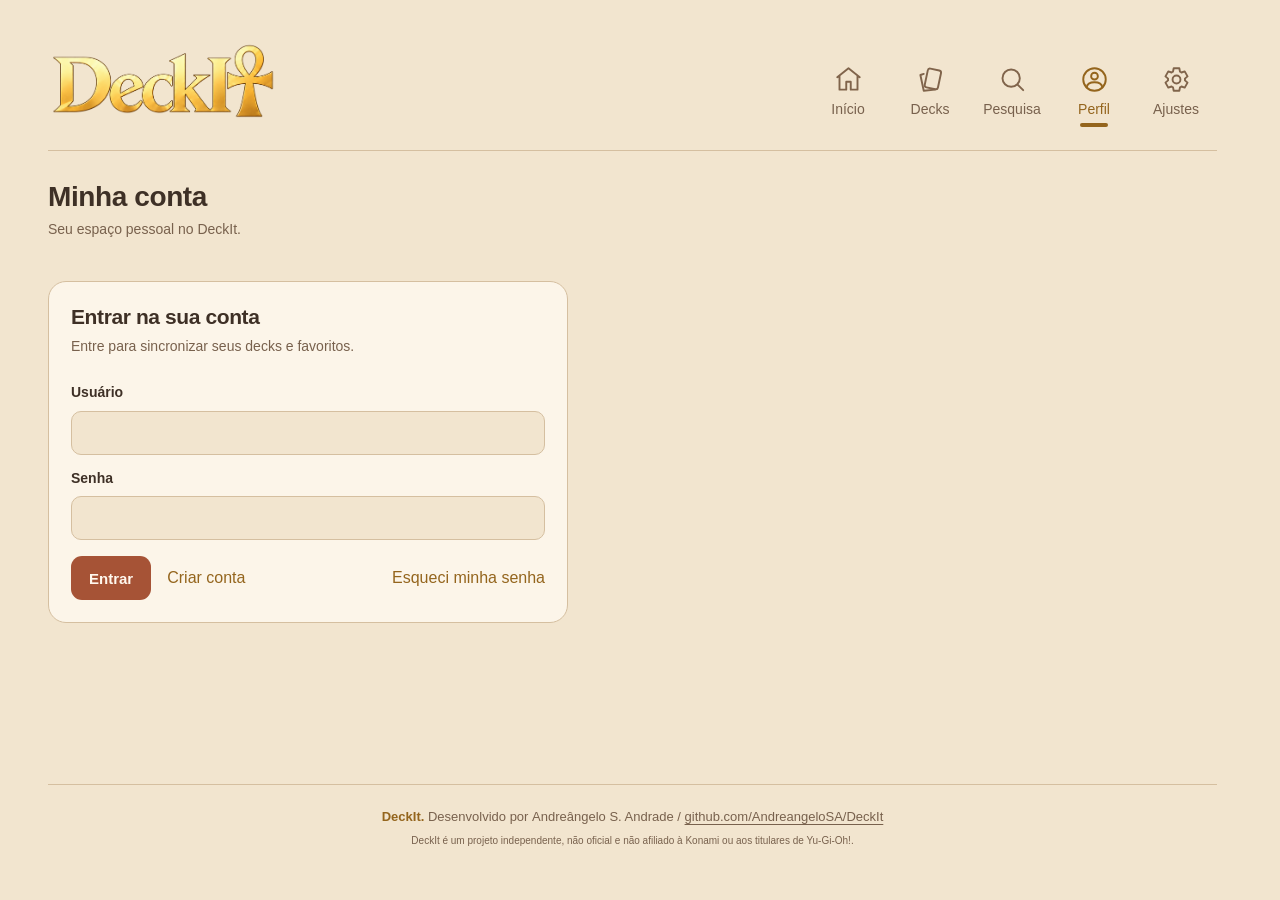
<file: frontend/account.html>
<!DOCTYPE html>
<html lang="pt-BR">
<head>
  <meta charset="UTF-8">
  <meta name="viewport" content="width=device-width, initial-scale=1">
    <script>
    (() => {
      try {
        const theme = localStorage.getItem("deckit.local.theme");
        document.documentElement.dataset.theme = ["desert", "dark", "light"].includes(theme) ? theme : "desert";
      } catch (_) {
        document.documentElement.dataset.theme = "desert";
      }
    })();
  </script>
  <meta name="theme-color" content="#f2e5cf">
  <meta name="deckit-api-base" content="https://deckit-api.onrender.com/api/">
  <link rel="icon" type="image/png" sizes="48x48" href="assets/logo/favicon.png">
  <title>DeckIt — Minha conta</title>
  <link rel="stylesheet" href="css/style.css?v=20261113-app-notices">
  <link rel="stylesheet" href="css/account.css?v=20261113-mobile-login">
  <link rel="stylesheet" href="css/i18n-layout.css">
</head>
<body>
<a class="skip-link" href="#conteudo">Pular para o conteúdo</a>
  <div class="app">
    <header class="header">
      <div class="brand"><img src="assets/logo/deckit-contorno.png" width="2172" height="724" alt="DeckIt"></div>

    </header>
    <main id="conteudo" class="main account-page">
      <header class="account-heading">
        <h1>Minha conta</h1>
        <p>Seu espaço pessoal no DeckIt.</p>
      </header>
      <section id="auth-panel" class="auth-panel" aria-labelledby="auth-title" hidden>
        <h2 id="auth-title">Entrar na sua conta</h2>
        <p id="auth-description">Entre para sincronizar seus decks e favoritos.</p>
        <form id="auth-form" class="auth-form">
          <label for="auth-username">Usuário</label>
          <input id="auth-username" name="username" type="text" autocomplete="username" required>
          <div id="auth-email-row" hidden>
            <label for="auth-email">E-mail</label>
            <input id="auth-email" name="email" type="email" autocomplete="email">
          </div>
          <label for="auth-password">Senha</label>
          <input id="auth-password" name="password" type="password" autocomplete="current-password" required>
          <p id="auth-message" class="auth-message" role="status" hidden></p>
          <div class="auth-actions">
            <button id="auth-submit" class="create-button" type="submit">Entrar</button>
            <button id="auth-mode-toggle" class="auth-mode-toggle" type="button">Criar conta</button>
            <a id="reset-password-link" href="forgot-password.html">Esqueci minha senha</a>
          </div>
        </form>
      </section>
      <div id="account-content" hidden>      <section class="profile-card" aria-labelledby="profile-name">
        <div class="avatar" aria-hidden="true">AS</div>
        <div class="profile-copy">
          <h2 id="profile-name">Andreângelo S. Andrade</h2>
          <span class="member-label">Membro DeckIt</span>
        </div>
        <!--<button class="edit-profile" type="button" aria-disabled="true">Editar perfil</button>-->
      </section>
      <section class="account-stats" aria-label="Resumo da coleção">
        <article class="stat-card"><span class="stat-value" data-profile-stat="decks">4</span><span class="stat-label">Decks</span></article>
        <article class="stat-card"><span class="stat-value" data-profile-stat="cards">0</span><span class="stat-label">Cartas totais</span></article>
        <article class="stat-card"><span class="stat-value stat-text" data-profile-stat="most-used">—</span><span class="stat-label">Carta mais utilizada</span></article>
        <article class="stat-card"><span class="stat-value" data-profile-stat="favorites">0</span><span class="stat-label">Cartas favoritas</span></article>
      </section>
      <a class="account-action" href="favorites.html"><strong>Ver cartas favoritas</strong><span aria-hidden="true">→</span></a>
      <section class="account-section" aria-labelledby="account-details-title">
        <h2 id="account-details-title">Dados da conta</h2>
        <dl class="account-details">
          <div><dt>Nome</dt><dd id="account-name">Andreângelo S. Andrade</dd></div>
          <div><dt>E-mail</dt><dd id="account-email">—</dd></div>
          <div><dt>Data de ingresso</dt><dd id="account-date-joined">—</dd></div>
        </dl>
      </section>
      <section class="account-section" aria-labelledby="account-actions-title">
        <h2 id="account-actions-title">Conta</h2>
        <a class="account-action" href="settings.html"><span><strong>Configurações</strong><small>Tema e idioma</small></span><span aria-hidden="true">→</span></a>
        <button id="logout-button" aria-haspopup="dialog" aria-controls="logout-dialog" class="account-action logout-action" type="button"><span><strong>Sair da conta</strong><small>Encerrar sua sessão neste dispositivo</small></span><span aria-hidden="true">→</span></button>
      </section>
      </div>
      <dialog class="confirmation-dialog" id="logout-dialog" aria-labelledby="logout-question">
        <h2 id="logout-question">Deseja sair da conta?</h2>
        <form method="dialog">
          <button type="submit" value="cancel" autofocus>Cancelar</button>
          <button class="confirm-action" type="submit" value="logout">Sair da conta</button>
        </form>
      </dialog>
    </main>
    <footer class="site-footer">
      <p><strong>DeckIt.</strong> <span>Desenvolvido por</span> <span class="author">Andreângelo S. Andrade</span> / <a class="repository-link" href="https://github.com/AndreangeloSA/DeckIt">github.com/AndreangeloSA/DeckIt</a></p>
      <p class="site-disclaimer">DeckIt é um projeto independente, não oficial e não afiliado à Konami ou aos titulares de Yu-Gi-Oh!.</p>
    </footer>
    <nav class="bottom-nav" aria-label="Navegação principal">
      <a class="nav-item" href="index.html"><svg class="icon" viewBox="0 0 24 24" fill="none" stroke="currentColor" stroke-width="1.7" stroke-linecap="round" stroke-linejoin="round" aria-hidden="true"><path d="m2 10 10-8 10 8M4 9v12h6v-7h4v7h6V9"/></svg><span>Início</span></a>
      <a class="nav-item" href="decks.html"><svg class="icon" viewBox="0 0 24 24" fill="none" stroke="currentColor" stroke-width="1.7" stroke-linecap="round" stroke-linejoin="round" aria-hidden="true"><rect x="8" y="3" width="12" height="17" rx="2" transform="rotate(12 14 12)"/><path d="m6 7-3 1 3 14 10-1"/></svg><span>Decks</span></a>
      <a class="nav-item" href="search.html"><svg class="icon" viewBox="0 0 24 24" fill="none" stroke="currentColor" stroke-width="1.7" stroke-linecap="round" stroke-linejoin="round" aria-hidden="true"><circle cx="10.8" cy="10.8" r="7.7"/><path d="m16.5 16.5 5 5"/></svg><span>Pesquisa</span></a>
      <a class="nav-item active" href="account.html" aria-current="page"><svg class="icon" viewBox="0 0 24 24" fill="none" stroke="currentColor" stroke-width="1.7" stroke-linecap="round" stroke-linejoin="round" aria-hidden="true"><circle cx="12" cy="12" r="10"/><circle cx="12" cy="9" r="3"/><path d="M5 19c1-6 13-6 14 0"/></svg><span>Perfil</span></a>
      <a class="nav-item" href="settings.html" aria-label="Configurações"><svg class="icon" viewBox="0 0 24 24" fill="none" stroke="currentColor" stroke-width="1.7" stroke-linecap="round" stroke-linejoin="round" aria-hidden="true"><path d="M9.5 2h5l.6 3a8 8 0 0 1 1.3.8l2.9-1 2.5 4.4-2.3 2a8 8 0 0 1 0 1.6l2.3 2-2.5 4.4-2.9-1a8 8 0 0 1-1.3.8l-.6 3h-5l-.6-3a8 8 0 0 1-1.3-.8l-2.9 1-2.5-4.4 2.3-2a8 8 0 0 1 0-1.6l-2.3-2 2.5-4.4 2.9 1A8 8 0 0 1 8.9 5Z"/><circle cx="12" cy="12" r="3.5"/></svg><span>Ajustes</span></a>
    </nav>
  </div>
  <script src="js/api.js?v=20261113-localized-notices" defer></script>
  <script src="js/app.js?v=20261113-localized-notices" defer></script>
</body>
</html>
</file>
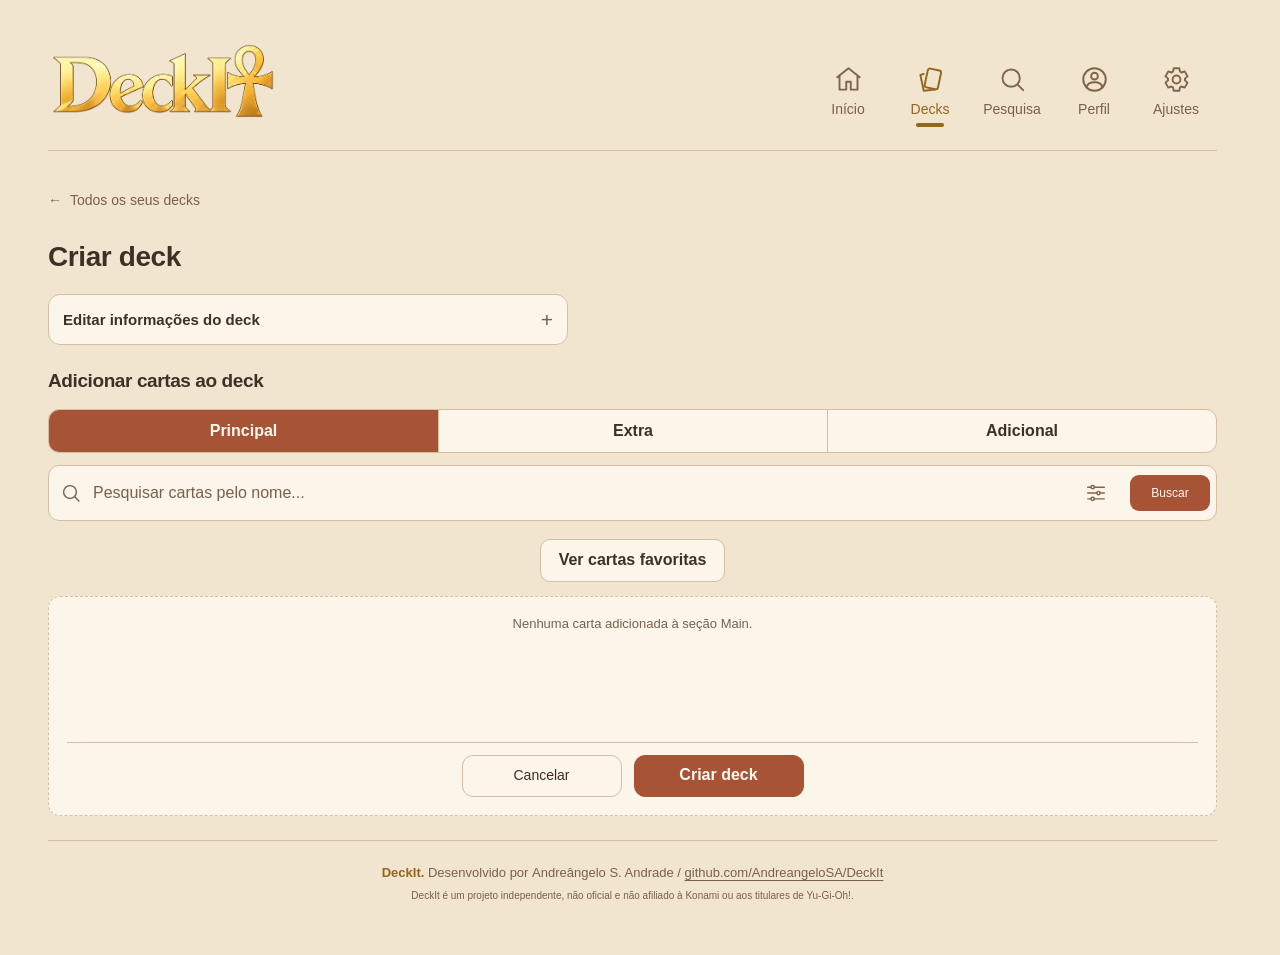
<file: frontend/create-deck.html>
<!DOCTYPE html>
<html lang="pt-BR">
<head>
  <meta charset="UTF-8">
  <meta name="viewport" content="width=device-width, initial-scale=1">
    <script>
    (() => {
      try {
        const theme = localStorage.getItem("deckit.local.theme");
        document.documentElement.dataset.theme = ["desert", "dark", "light"].includes(theme) ? theme : "desert";
      } catch (_) {
        document.documentElement.dataset.theme = "desert";
      }
    })();
  </script>
  <meta name="theme-color" content="#f2e5cf">
  <meta name="deckit-api-base" content="https://deckit-api.onrender.com/api/">
  <link rel="icon" type="image/png" sizes="48x48" href="assets/logo/favicon.png">
  <title>DeckIt — Criar deck</title>
  <link rel="stylesheet" href="css/style.css?v=20261115-card-tags-wrap">
  <link rel="stylesheet" href="css/decks.css">
  <link rel="stylesheet" href="css/create-deck.css?v=20261114-desktop-spacing">
  <link rel="stylesheet" href="css/i18n-layout.css">
</head>
<body>
<a class="skip-link" href="#conteudo">Pular para o conteúdo</a>
  <div class="app">
    <header class="header">
      <div class="brand"><img src="assets/logo/deckit-contorno.png" width="2172" height="724" alt="DeckIt"></div>

    </header>
    <main id="conteudo" class="main create-deck-page">
      <a class="back-link" href="decks.html"><span aria-hidden="true">←</span> Todos os seus decks</a>
      <header class="create-heading"><h1>Criar deck</h1></header>
      <form id="builder-query-form"></form>
      <form id="create-deck-form" class="create-form" action="deck.html" method="get">
        <details class="deck-info-editor">
          <summary>Editar informações do deck</summary>
          <div class="deck-info-fields">
        <label for="deck-name">Nome do deck</label>
        <input id="deck-name" name="name" type="text" placeholder="Ex.: Dragões de olhos azuis">
        <label for="deck-description">Descrição</label>
        <textarea id="deck-description" name="description" rows="3" maxlength="500" placeholder="Descreva seu deck..."></textarea>
          </div>
        </details>
        <section id="card-search-section" class="card-choice" aria-labelledby="card-choice-title">
          <div class="builder-heading">
            <h2 id="card-choice-title">Adicionar cartas ao deck</h2>
            <span aria-live="polite" hidden></span>
          </div>
          <div class="deck-section-tabs" role="tablist" aria-label="Seção do deck">
            <button type="button" role="tab" id="section-main" data-deck-section="main" aria-controls="card-search-results" aria-selected="true">Principal</button>
            <button type="button" role="tab" id="section-extra" data-deck-section="extra" aria-controls="card-search-results" aria-selected="false" tabindex="-1">Extra</button>
            <button type="button" role="tab" id="section-side" data-deck-section="side" aria-controls="card-search-results" aria-selected="false" tabindex="-1">Adicional</button>
          </div>
          <div class="card-search">
            <svg class="icon" viewBox="0 0 24 24" fill="none" stroke="currentColor" stroke-width="1.7" stroke-linecap="round" aria-hidden="true"><circle cx="10.8" cy="10.8" r="7.7"/><path d="m16.5 16.5 5 5"/></svg>
            <label class="sr-only" for="builder-search">Pesquisar cartas pelo nome</label>
            <input id="builder-search" form="builder-query-form" type="search" placeholder="Pesquisar cartas pelo nome..." autocomplete="off">
            <button class="card-search-filter" type="button" aria-label="Filtros de pesquisa" aria-controls="builder-card-filters" aria-expanded="false"><svg class="icon" viewBox="0 0 24 24" fill="none" stroke="currentColor" stroke-width="1.7" stroke-linecap="round" stroke-linejoin="round" aria-hidden="true"><path d="M2 5h4m4 0h12M2 12h11m4 0h5M2 19h4m4 0h12"/><circle cx="8" cy="5" r="2"/><circle cx="15" cy="12" r="2"/><circle cx="8" cy="19" r="2"/></svg></button><button id="search-cards-button" form="builder-query-form" class="card-search-submit" type="submit">Buscar</button>
            <fieldset class="card-filter-panel" id="builder-card-filters" hidden><legend>Filtrar cartas</legend><div class="tag-filter" data-filter-name="type"><h2>Tipo</h2><div class="filter-tags" role="group" aria-label="Tipo"></div><input form="builder-query-form" name="type" type="hidden"></div><div class="tag-filter" data-filter-name="attribute"><h2>Atributo</h2><div class="filter-tags" role="group" aria-label="Atributo"></div><input form="builder-query-form" name="attribute" type="hidden"></div><div class="tag-filter" data-filter-name="race"><h2>Raça</h2><div class="filter-tags" role="group" aria-label="Raça"></div><input form="builder-query-form" name="race" type="hidden"></div><div class="tag-filter" data-filter-name="frameType"><h2>Tipo de moldura</h2><div class="filter-tags" role="group" aria-label="Tipo de moldura"></div><input form="builder-query-form" name="frameType" type="hidden"></div><label>Nível exato<input form="builder-query-form" name="level" type="number" min="0" placeholder="Qualquer nível"></label><label>ATK exato<input form="builder-query-form" name="atk" type="number" placeholder="Qualquer valor" min="0"></label><label>ATK mínimo<input form="builder-query-form" name="atk_min" type="number" placeholder="Sem mínimo" min="0"></label><label>ATK máximo<input form="builder-query-form" name="atk_max" type="number" placeholder="Sem máximo" min="0"></label><label>DEF exata<input form="builder-query-form" name="defense" type="number" placeholder="Qualquer valor" min="0"></label><label>DEF mínimo<input form="builder-query-form" name="def_min" type="number" placeholder="Sem mínimo" min="0"></label><label>DEF máximo<input form="builder-query-form" name="def_max" type="number" placeholder="Sem máximo" min="0"></label><button class="filter-reset" type="reset" form="builder-query-form">Limpar filtros</button></fieldset>
          </div>
          <button id="builder-favorites" class="search-load-more" type="button">Ver cartas favoritas</button>
          <div id="deck-empty-grid" class="deck-empty-grid" aria-label="Cartas adicionadas ao deck" aria-live="polite">
            <p>As cartas adicionadas aparecerão aqui.</p>
          </div>
          <ul id="card-search-results" class="builder-card-grid" hidden></ul>
        </section>
      </form>
      <div id="card-added-notice" role="status" aria-live="polite"></div>

      <dialog id="deck-save-dialog" aria-labelledby="deck-save-message">
        <p id="deck-save-message"></p>
        <form method="dialog"><button type="submit" autofocus>OK</button></form>
      </dialog>
    </main>
    <footer class="site-footer">
      <p><strong>DeckIt.</strong> <span>Desenvolvido por</span> <span class="author">Andreângelo S. Andrade</span> / <a class="repository-link" href="https://github.com/AndreangeloSA/DeckIt">github.com/AndreangeloSA/DeckIt</a></p>
      <p class="site-disclaimer">DeckIt é um projeto independente, não oficial e não afiliado à Konami ou aos titulares de Yu-Gi-Oh!.</p>
    </footer>
    <nav class="bottom-nav" aria-label="Navegação principal">
      <a class="nav-item" href="index.html"><svg class="icon" viewBox="0 0 24 24" fill="none" stroke="currentColor" stroke-width="1.7" stroke-linecap="round" stroke-linejoin="round" aria-hidden="true"><path d="m2 10 10-8 10 8M4 9v12h6v-7h4v7h6V9"/></svg><span>Início</span></a>
      <a class="nav-item active" href="decks.html" aria-current="page"><svg class="icon" viewBox="0 0 24 24" fill="none" stroke="currentColor" stroke-width="1.7" stroke-linecap="round" stroke-linejoin="round" aria-hidden="true"><rect x="8" y="3" width="12" height="17" rx="2" transform="rotate(12 14 12)"/><path d="m6 7-3 1 3 14 10-1"/></svg><span>Decks</span></a>
      <a class="nav-item" href="search.html"><svg class="icon" viewBox="0 0 24 24" fill="none" stroke="currentColor" stroke-width="1.7" stroke-linecap="round" stroke-linejoin="round" aria-hidden="true"><circle cx="10.8" cy="10.8" r="7.7"/><path d="m16.5 16.5 5 5"/></svg><span>Pesquisa</span></a>
      <a class="nav-item" href="account.html"><svg class="icon" viewBox="0 0 24 24" fill="none" stroke="currentColor" stroke-width="1.7" stroke-linecap="round" stroke-linejoin="round" aria-hidden="true"><circle cx="12" cy="12" r="10"/><circle cx="12" cy="9" r="3"/><path d="M5 19c1-6 13-6 14 0"/></svg><span>Perfil</span></a>
      <a class="nav-item" href="settings.html" aria-label="Configurações"><svg class="icon" viewBox="0 0 24 24" fill="none" stroke="currentColor" stroke-width="1.7" stroke-linecap="round" stroke-linejoin="round" aria-hidden="true"><path d="M9.5 2h5l.6 3a8 8 0 0 1 1.3.8l2.9-1 2.5 4.4-2.3 2a8 8 0 0 1 0 1.6l2.3 2-2.5 4.4-2.9-1a8 8 0 0 1-1.3.8l-.6 3h-5l-.6-3a8 8 0 0 1-1.3-.8l-2.9 1-2.5-4.4 2.3-2a8 8 0 0 1 0-1.6l-2.3-2 2.5-4.4 2.9 1A8 8 0 0 1 8.9 5Z"/><circle cx="12" cy="12" r="3.5"/></svg><span>Ajustes</span></a>
    </nav>
  </div>
  <script src="js/api.js?v=20261113-localized-notices" defer></script>
  <script src="js/app.js?v=20261115-card-filters" defer></script>
</body>
</html>
</file>
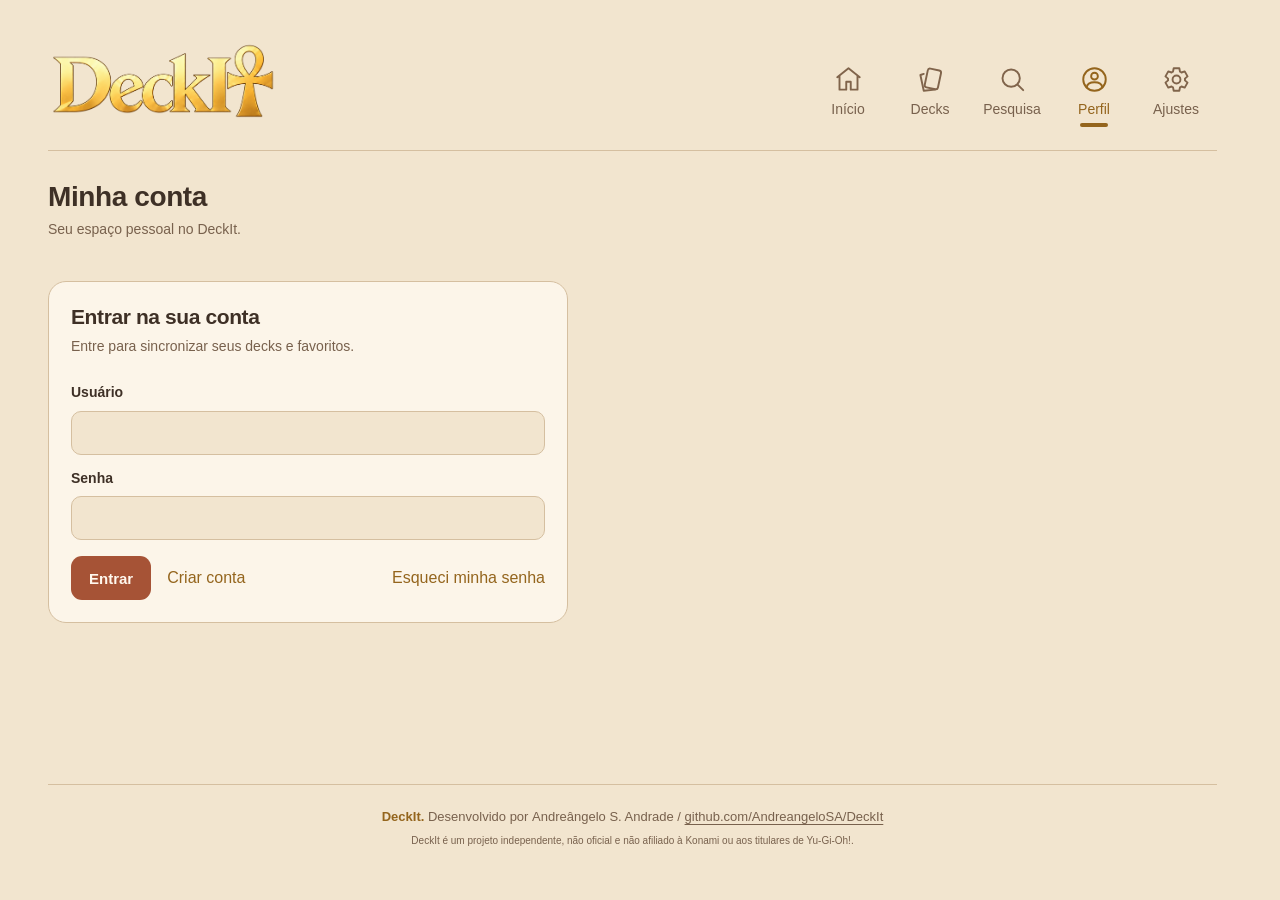
<file: frontend/deck.html>
<!DOCTYPE html>
<html lang="pt-BR">
<head>
  <meta charset="UTF-8">
  <meta name="viewport" content="width=device-width, initial-scale=1">
    <script>
    (() => {
      try {
        const theme = localStorage.getItem("deckit.local.theme");
        document.documentElement.dataset.theme = ["desert", "dark", "light"].includes(theme) ? theme : "desert";
      } catch (_) {
        document.documentElement.dataset.theme = "desert";
      }
    })();
  </script>
  <meta name="theme-color" content="#f2e5cf">
  <meta name="deckit-api-base" content="https://deckit-api.onrender.com/api/">
  <link rel="icon" type="image/png" sizes="48x48" href="assets/logo/favicon.png">
  <title>DeckIt — Deck</title>
  <link rel="stylesheet" href="css/style.css?v=20261113-app-notices">
  <link rel="stylesheet" href="css/decks.css">
  <link rel="stylesheet" href="css/single-deck.css?v=20261114-deck-loading">
  <link rel="stylesheet" href="css/i18n-layout.css">
</head>
<body>
<a class="skip-link" href="#conteudo">Pular para o conteúdo</a>
  <div class="app">
    <header class="header">
      <div class="brand"><img src="assets/logo/deckit-contorno.png" width="2172" height="724" alt="DeckIt"></div>

    </header>
    <main id="conteudo" class="main single-deck-page">
      <a class="back-link" href="decks.html"><span aria-hidden="true">←</span> Todos os seus decks</a>
      <header class="single-deck-heading">
        <div class="single-deck-title">
          <h1></h1>

        </div>
        <span></span>
      </header>
          <section id="single-deck-description" class="single-deck-description" aria-label="Descrição" hidden>
            <p></p>
          </section>
      <div class="deck-actions">
        <button id="edit-deck-button" disabled class="add-card-button edit-deck-button" type="button">
          Editar deck
        </button>
        <button id="delete-deck-button" disabled aria-haspopup="dialog" aria-controls="delete-deck-dialog" class="delete-deck-button" type="button" aria-label="Excluir deck" title="Excluir deck">Excluir deck</button>
      </div>
      <section class="single-deck-cards" aria-label="Cartas do deck">
        <div class="single-deck-section-bar">
          <div class="deck-section-tabs" role="tablist" aria-label="Seção do deck">
            <button type="button" role="tab" id="view-section-main" data-view-section="main" aria-controls="deck-card-list" aria-selected="true">Principal</button>
            <button type="button" role="tab" id="view-section-extra" data-view-section="extra" aria-controls="deck-card-list" aria-selected="false" tabindex="-1">Extra</button>
            <button type="button" role="tab" id="view-section-side" data-view-section="side" aria-controls="deck-card-list" aria-selected="false" tabindex="-1">Adicional</button>
          </div>
          <output id="deck-section-count" aria-live="polite"></output>
        </div>
        <p id="deck-loading" role="status"><span class="collection-spinner" aria-hidden="true"></span> <span>Carregando cartas…</span></p>
        <ul id="deck-card-list" class="single-deck-grid"></ul>
      </section>
      <dialog class="confirmation-dialog" id="delete-deck-dialog" aria-labelledby="delete-deck-question">
        <h2 id="delete-deck-question">Tem certeza de que deseja excluir este deck?</h2>
        <form method="dialog">
          <button type="submit" value="cancel" autofocus>Cancelar</button>
          <button class="confirm-action" type="submit" value="delete">Excluir deck</button>
        </form>
      </dialog>
    </main>
    <footer class="site-footer">
      <p><strong>DeckIt.</strong> <span>Desenvolvido por</span> <span class="author">Andreângelo S. Andrade</span> / <a class="repository-link" href="https://github.com/AndreangeloSA/DeckIt">github.com/AndreangeloSA/DeckIt</a></p>
      <p class="site-disclaimer">DeckIt é um projeto independente, não oficial e não afiliado à Konami ou aos titulares de Yu-Gi-Oh!.</p>
    </footer>
    <nav class="bottom-nav" aria-label="Navegação principal">
      <a class="nav-item" href="index.html"><svg class="icon" viewBox="0 0 24 24" fill="none" stroke="currentColor" stroke-width="1.7" stroke-linecap="round" stroke-linejoin="round" aria-hidden="true"><path d="m2 10 10-8 10 8M4 9v12h6v-7h4v7h6V9"/></svg><span>Início</span></a>
      <a class="nav-item active" href="decks.html" aria-current="page"><svg class="icon" viewBox="0 0 24 24" fill="none" stroke="currentColor" stroke-width="1.7" stroke-linecap="round" stroke-linejoin="round" aria-hidden="true"><rect x="8" y="3" width="12" height="17" rx="2" transform="rotate(12 14 12)"/><path d="m6 7-3 1 3 14 10-1"/></svg><span>Decks</span></a>
      <a class="nav-item" href="search.html"><svg class="icon" viewBox="0 0 24 24" fill="none" stroke="currentColor" stroke-width="1.7" stroke-linecap="round" stroke-linejoin="round" aria-hidden="true"><circle cx="10.8" cy="10.8" r="7.7"/><path d="m16.5 16.5 5 5"/></svg><span>Pesquisa</span></a>
      <a class="nav-item" href="account.html"><svg class="icon" viewBox="0 0 24 24" fill="none" stroke="currentColor" stroke-width="1.7" stroke-linecap="round" stroke-linejoin="round" aria-hidden="true"><circle cx="12" cy="12" r="10"/><circle cx="12" cy="9" r="3"/><path d="M5 19c1-6 13-6 14 0"/></svg><span>Perfil</span></a>
      <a class="nav-item" href="settings.html"><svg class="icon" viewBox="0 0 24 24" fill="none" stroke="currentColor" stroke-width="1.7" stroke-linecap="round" stroke-linejoin="round" aria-hidden="true"><path d="M9.5 2h5l.6 3a8 8 0 0 1 1.3.8l2.9-1 2.5 4.4-2.3 2a8 8 0 0 1 0 1.6l2.3 2-2.5 4.4-2.9-1a8 8 0 0 1-1.3.8l-.6 3h-5l-.6-3a8 8 0 0 1-1.3-.8l-2.9 1-2.5-4.4 2.3-2a8 8 0 0 1 0-1.6l-2.3-2 2.5-4.4 2.9 1A8 8 0 0 1 8.9 5Z"/><circle cx="12" cy="12" r="3.5"/></svg><span>Ajustes</span></a>
    </nav>
  </div>
  <script src="js/api.js?v=20261113-localized-notices" defer></script>
  <script src="js/app.js?v=20261114-card-tag-filters" defer></script>
</body>
</html>
</file>
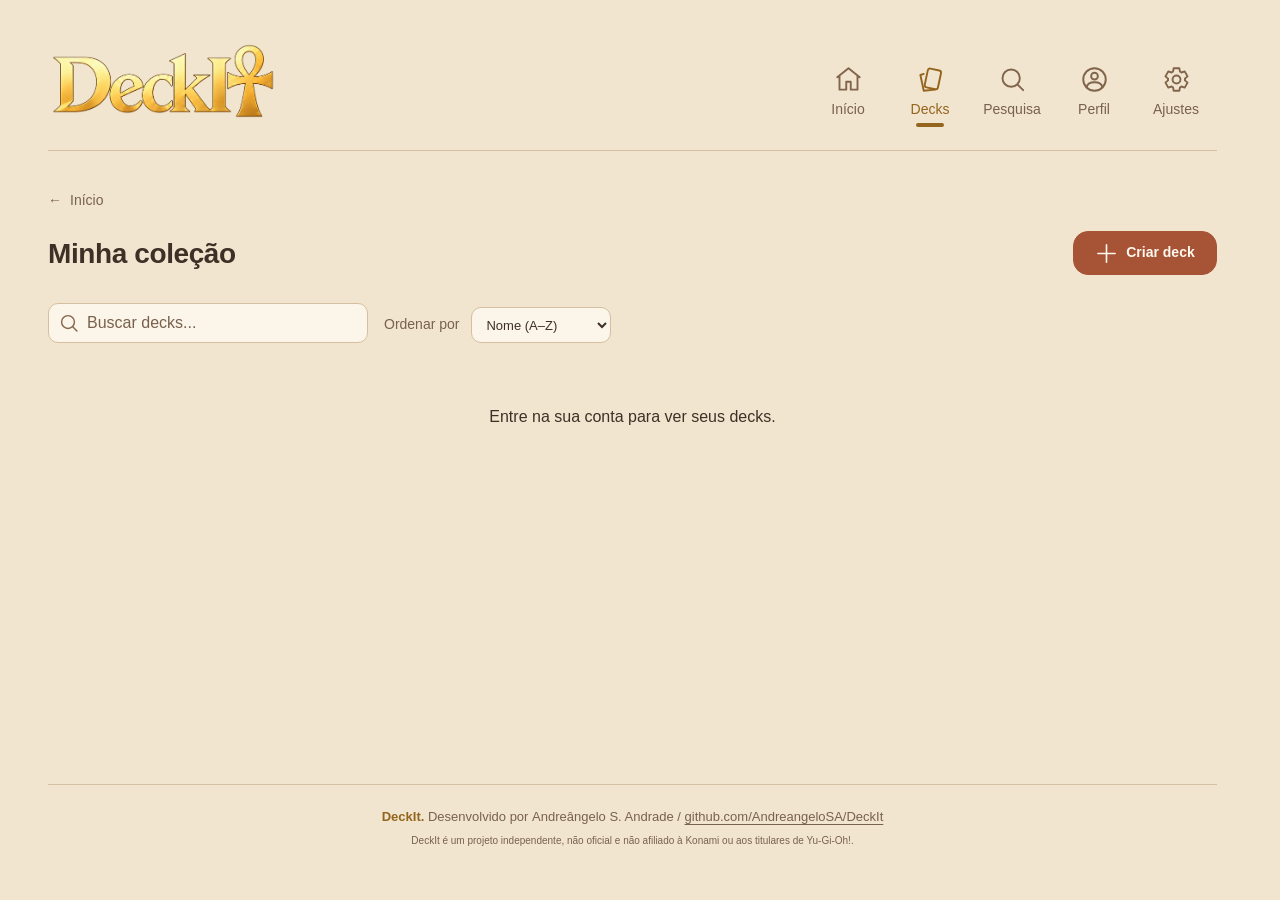
<file: frontend/decks.html>
<!DOCTYPE html>
<html lang="pt-BR">
<head>
  <meta charset="UTF-8">
  <meta name="viewport" content="width=device-width, initial-scale=1">
    <script>
    (() => {
      try {
        const theme = localStorage.getItem("deckit.local.theme");
        document.documentElement.dataset.theme = ["desert", "dark", "light"].includes(theme) ? theme : "desert";
      } catch (_) {
        document.documentElement.dataset.theme = "desert";
      }
    })();
  </script>
  <meta name="theme-color" content="#f2e5cf">
  <meta name="deckit-api-base" content="https://deckit-api.onrender.com/api/">
  <link rel="icon" type="image/png" sizes="48x48" href="assets/logo/favicon.png">
  <title>DeckIt — Minha coleção</title>
  <link rel="stylesheet" href="css/style.css?v=20261113-app-notices">
  <link rel="stylesheet" href="css/decks.css">
  <link rel="stylesheet" href="css/i18n-layout.css">
</head>
<body class="decks-document">
<a class="skip-link" href="#conteudo">Pular para o conteúdo</a>
  <div class="app">
    <header class="header">
      <div class="brand"><img src="assets/logo/deckit-contorno.png" width="2172" height="724" alt="DeckIt"></div>

    </header>
    <main id="conteudo" class="main decks-page">
      <a class="back-link" href="index.html"><span aria-hidden="true">←</span> Início</a>
      <div class="decks-heading">
        <h1>Minha coleção</h1>
        <a class="create-button" href="create-deck.html">
          <svg class="icon" viewBox="0 0 24 24" fill="none" stroke="currentColor" stroke-width="1.7" stroke-linecap="round" aria-hidden="true"><path d="M12 3v18M3 12h18"/></svg>
          Criar deck</a>
      </div>
      <div class="decks-toolbar">
        <div class="search-bar" role="search" aria-label="Pesquisar decks">
          <svg class="icon" viewBox="0 0 24 24" fill="none" stroke="currentColor" stroke-width="1.7" stroke-linecap="round" aria-hidden="true"><circle cx="10.8" cy="10.8" r="7.7"/><path d="m16.5 16.5 5 5"/></svg>
          <label class="sr-only" for="deck-search">Nome do deck</label>
          <input id="deck-search" type="search" placeholder="Buscar decks...">
        </div>
        <div class="sort-field">
          <label for="deck-sort">Ordenar por</label>
          <select id="deck-sort"><option value="name">Nome (A–Z)</option><option value="updated">Mais recentes</option></select>
        </div>
      </div>
      <section class="deck-collection" aria-label="Minha coleção">
        <div class="collection-heading"><span class="deck-count"></span></div>
        <ul id="user-decks" class="decks-grid" aria-label="Meus decks"></ul>
</section>

      <dialog class="confirmation-dialog" id="delete-deck-dialog" aria-labelledby="delete-deck-question">
        <h2 id="delete-deck-question">Tem certeza de que deseja excluir este deck?</h2>
        <form method="dialog">
          <button type="submit" value="cancel" autofocus>Cancelar</button>
          <button class="confirm-action" type="submit" value="delete">Excluir deck</button>
        </form>
      </dialog>
    </main>
    <footer class="site-footer">
      <p><strong>DeckIt.</strong> <span>Desenvolvido por</span> <span class="author">Andreângelo S. Andrade</span> / <a class="repository-link" href="https://github.com/AndreangeloSA/DeckIt">github.com/AndreangeloSA/DeckIt</a></p>
      <p class="site-disclaimer">DeckIt é um projeto independente, não oficial e não afiliado à Konami ou aos titulares de Yu-Gi-Oh!.</p>
    </footer>
    <nav class="bottom-nav" aria-label="Navegação principal">
      <a class="nav-item" href="index.html"><svg class="icon" viewBox="0 0 24 24" fill="none" stroke="currentColor" stroke-width="1.7" stroke-linecap="round" stroke-linejoin="round" aria-hidden="true"><path d="m2 10 10-8 10 8M4 9v12h6v-7h4v7h6V9"/></svg><span>Início</span></a>
      <a class="nav-item active" href="decks.html" aria-current="page"><svg class="icon" viewBox="0 0 24 24" fill="none" stroke="currentColor" stroke-width="1.7" stroke-linecap="round" stroke-linejoin="round" aria-hidden="true"><rect x="8" y="3" width="12" height="17" rx="2" transform="rotate(12 14 12)"/><path d="m6 7-3 1 3 14 10-1"/></svg><span>Decks</span></a>
      <a class="nav-item" href="search.html"><svg class="icon" viewBox="0 0 24 24" fill="none" stroke="currentColor" stroke-width="1.7" stroke-linecap="round" stroke-linejoin="round" aria-hidden="true"><circle cx="10.8" cy="10.8" r="7.7"/><path d="m16.5 16.5 5 5"/></svg><span>Pesquisa</span></a>
      <a class="nav-item" href="account.html"><svg class="icon" viewBox="0 0 24 24" fill="none" stroke="currentColor" stroke-width="1.7" stroke-linecap="round" stroke-linejoin="round" aria-hidden="true"><circle cx="12" cy="12" r="10"/><circle cx="12" cy="9" r="3"/><path d="M5 19c1-6 13-6 14 0"/></svg><span>Perfil</span></a>
      <a class="nav-item" href="settings.html" aria-label="Configurações"><svg class="icon" viewBox="0 0 24 24" fill="none" stroke="currentColor" stroke-width="1.7" stroke-linecap="round" stroke-linejoin="round" aria-hidden="true"><path d="M9.5 2h5l.6 3a8 8 0 0 1 1.3.8l2.9-1 2.5 4.4-2.3 2a8 8 0 0 1 0 1.6l2.3 2-2.5 4.4-2.9-1a8 8 0 0 1-1.3.8l-.6 3h-5l-.6-3a8 8 0 0 1-1.3-.8l-2.9 1-2.5-4.4 2.3-2a8 8 0 0 1 0-1.6l-2.3-2 2.5-4.4 2.9 1A8 8 0 0 1 8.9 5Z"/><circle cx="12" cy="12" r="3.5"/></svg><span>Ajustes</span></a>
    </nav>
  </div>
  <script src="js/api.js?v=20261113-localized-notices" defer></script>
  <script src="js/app.js?v=20261113-localized-notices" defer></script>
</body>
</html>
</file>
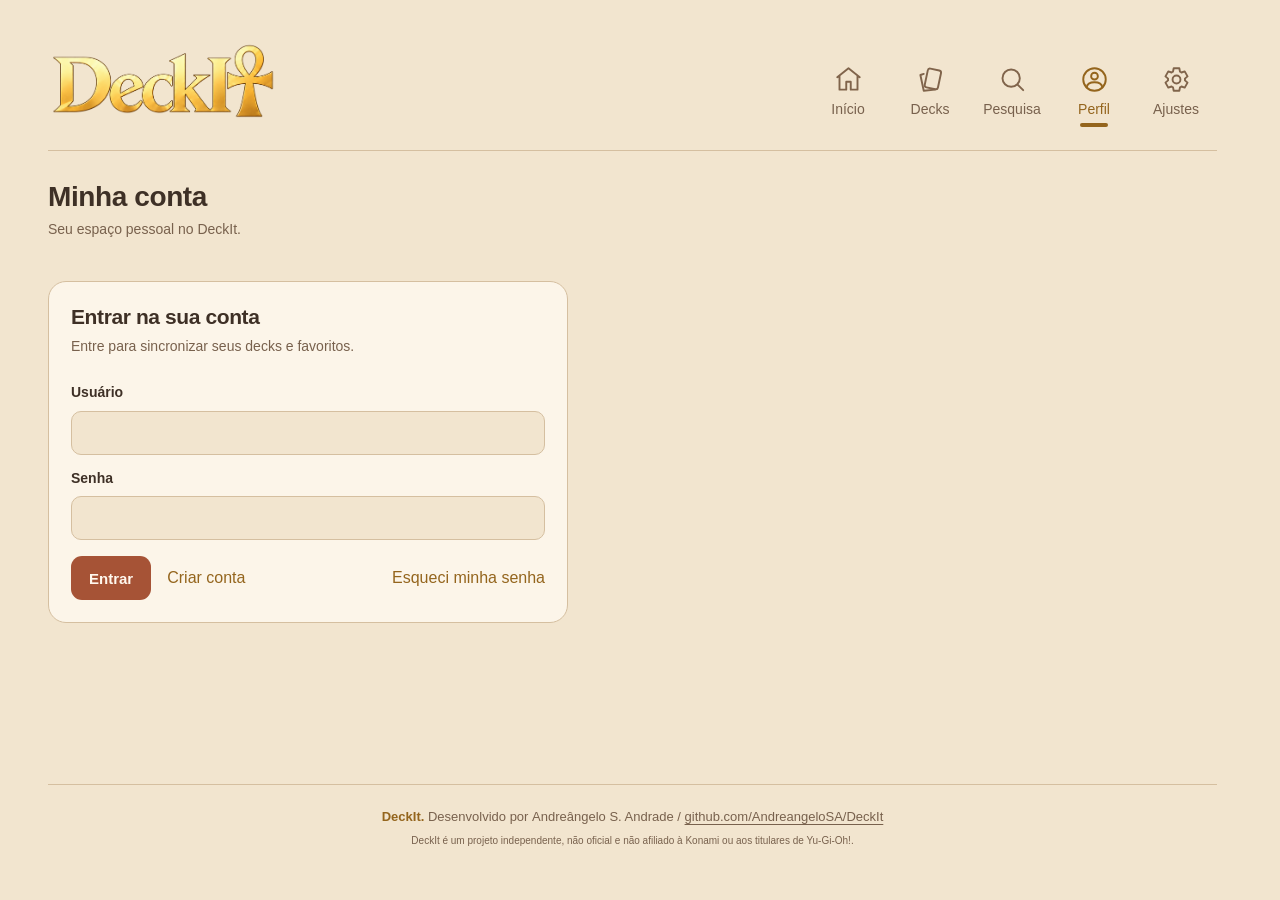
<file: frontend/favorites.html>
<!DOCTYPE html>
<html lang="pt-BR">
<head>
  <meta charset="UTF-8">
  <meta name="viewport" content="width=device-width, initial-scale=1">
    <script>
    (() => {
      try {
        const theme = localStorage.getItem("deckit.local.theme");
        document.documentElement.dataset.theme = ["desert", "dark", "light"].includes(theme) ? theme : "desert";
      } catch (_) {
        document.documentElement.dataset.theme = "desert";
      }
    })();
  </script>
  <meta name="theme-color" content="#f2e5cf">
  <meta name="deckit-api-base" content="https://deckit-api.onrender.com/api/">
  <link rel="icon" type="image/png" sizes="48x48" href="assets/logo/favicon.png">
  <title>DeckIt — Cartas favoritas</title>
  <link rel="stylesheet" href="css/style.css?v=20261113-app-notices">
  <link rel="stylesheet" href="css/search.css?v=20261113-save-favorites">
  <link rel="stylesheet" href="css/i18n-layout.css">
</head>
<body>
<a class="skip-link" href="#conteudo">Pular para o conteúdo</a>
  <div class="app">
    <header class="header">
      <div class="brand"><img src="assets/logo/deckit-contorno.png" width="2172" height="724" alt="DeckIt"></div>

    </header>
    <main id="conteudo" class="main search-page">
      <header class="search-heading favorites-heading">
        <h1>Cartas favoritas</h1>
        <button class="create-button" id="save-favorites" type="button" disabled>Salvar</button>
      </header>
      <section class="favorites-results" aria-label="Cartas favoritas">
        <p id="favorites-status" role="status">Carregando cartas favoritas…</p>
        <ul id="favorite-results" class="search-card-grid"></ul>
      </section>
    </main>
    <footer class="site-footer">
      <p><strong>DeckIt.</strong> <span>Desenvolvido por</span> <span class="author">Andreângelo S. Andrade</span> / <a class="repository-link" href="https://github.com/AndreangeloSA/DeckIt">github.com/AndreangeloSA/DeckIt</a></p>
      <p class="site-disclaimer">DeckIt é um projeto independente, não oficial e não afiliado à Konami ou aos titulares de Yu-Gi-Oh!.</p>
    </footer>
    <nav class="bottom-nav" aria-label="Navegação principal">
      <a class="nav-item" href="index.html"><svg class="icon" viewBox="0 0 24 24" fill="none" stroke="currentColor" stroke-width="1.7" stroke-linecap="round" stroke-linejoin="round" aria-hidden="true"><path d="m2 10 10-8 10 8M4 9v12h6v-7h4v7h6V9"/></svg><span>Início</span></a>
      <a class="nav-item" href="decks.html"><svg class="icon" viewBox="0 0 24 24" fill="none" stroke="currentColor" stroke-width="1.7" stroke-linecap="round" stroke-linejoin="round" aria-hidden="true"><rect x="8" y="3" width="12" height="17" rx="2" transform="rotate(12 14 12)"/><path d="m6 7-3 1 3 14 10-1"/></svg><span>Decks</span></a>
      <a class="nav-item" href="search.html"><svg class="icon" viewBox="0 0 24 24" fill="none" stroke="currentColor" stroke-width="1.7" stroke-linecap="round" stroke-linejoin="round" aria-hidden="true"><circle cx="10.8" cy="10.8" r="7.7"/><path d="m16.5 16.5 5 5"/></svg><span>Pesquisa</span></a>
      <a class="nav-item active" href="account.html" aria-current="location"><svg class="icon" viewBox="0 0 24 24" fill="none" stroke="currentColor" stroke-width="1.7" stroke-linecap="round" stroke-linejoin="round" aria-hidden="true"><circle cx="12" cy="12" r="10"/><circle cx="12" cy="9" r="3"/><path d="M5 19c1-6 13-6 14 0"/></svg><span>Perfil</span></a>
      <a class="nav-item" href="settings.html" aria-label="Configurações"><svg class="icon" viewBox="0 0 24 24" fill="none" stroke="currentColor" stroke-width="1.7" stroke-linecap="round" stroke-linejoin="round" aria-hidden="true"><path d="M9.5 2h5l.6 3a8 8 0 0 1 1.3.8l2.9-1 2.5 4.4-2.3 2a8 8 0 0 1 0 1.6l2.3 2-2.5 4.4-2.9-1a8 8 0 0 1-1.3.8l-.6 3h-5l-.6-3a8 8 0 0 1-1.3-.8l-2.9 1-2.5-4.4 2.3-2a8 8 0 0 1 0-1.6l-2.3-2 2.5-4.4 2.9 1A8 8 0 0 1 8.9 5Z"/><circle cx="12" cy="12" r="3.5"/></svg><span>Ajustes</span></a>
    </nav>
  </div>
  <script src="js/api.js?v=20261113-localized-notices" defer></script>
  <script src="js/app.js?v=20261113-localized-notices" defer></script>
</body>
</html>
</file>
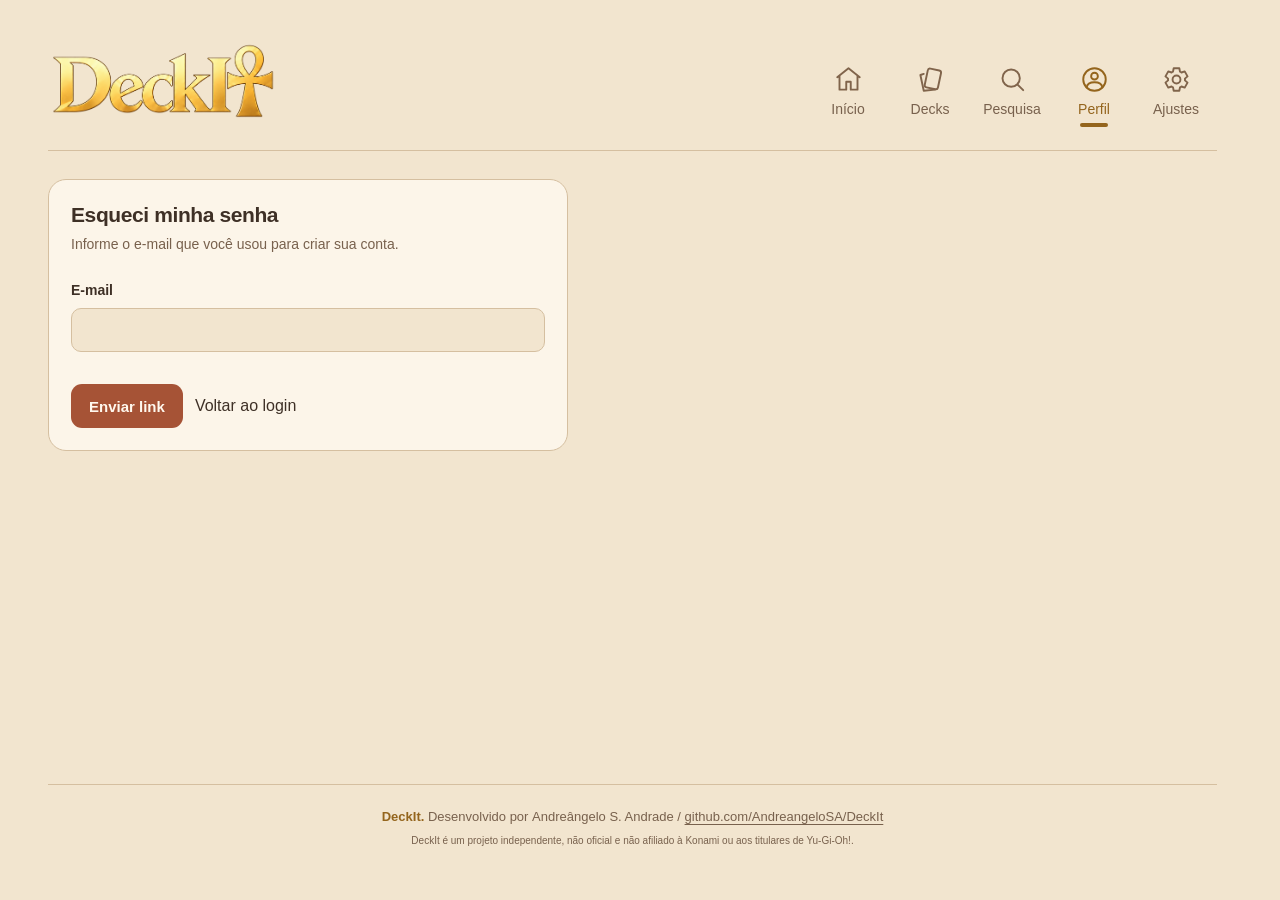
<file: frontend/forgot-password.html>
<!DOCTYPE html>
<html lang="pt-BR">
<head>
  <meta charset="UTF-8">
  <meta name="viewport" content="width=device-width, initial-scale=1">
    <script>
    (() => {
      try {
        const theme = localStorage.getItem("deckit.local.theme");
        document.documentElement.dataset.theme = ["desert", "dark", "light"].includes(theme) ? theme : "desert";
      } catch (_) {
        document.documentElement.dataset.theme = "desert";
      }
    })();
  </script>
  <meta name="theme-color" content="#f2e5cf">
  <meta name="deckit-api-base" content="https://deckit-api.onrender.com/api/">
  <link rel="icon" type="image/png" sizes="48x48" href="assets/logo/favicon.png">
  <title>DeckIt — Esqueci minha senha</title>
  <link rel="stylesheet" href="css/style.css?v=20261113-app-notices">
  <link rel="stylesheet" href="css/account.css?v=20261113-logout">
  <link rel="stylesheet" href="css/i18n-layout.css">
</head>
<body>
<a class="skip-link" href="#conteudo">Pular para o conteúdo</a>
  <div class="app">
    <header class="header">
      <div class="brand"><img src="assets/logo/deckit-contorno.png" width="2172" height="724" alt="DeckIt"></div>

    </header>
    <main id="conteudo" class="main account-page">
      <section class="auth-panel" aria-labelledby="forgot-title">
        <h2 id="forgot-title">Esqueci minha senha</h2>
        <p>Informe o e-mail que você usou para criar sua conta.</p>

        <form id="forgot-form" class="auth-form" method="post">
          <label for="recovery-email">E-mail</label>
          <input id="recovery-email" name="email" type="email"
                 autocomplete="email" required>

          <p class="auth-message" role="status"></p>

          <div class="auth-actions">
            <button class="create-button" type="submit">Enviar link</button>
            <a href="account.html">Voltar ao login</a>
          </div>
        </form>
      </section>
    </main>
    <footer class="site-footer">
      <p><strong>DeckIt.</strong> <span>Desenvolvido por</span> <span class="author">Andreângelo S. Andrade</span> / <a class="repository-link" href="https://github.com/AndreangeloSA/DeckIt">github.com/AndreangeloSA/DeckIt</a></p>
      <p class="site-disclaimer">DeckIt é um projeto independente, não oficial e não afiliado à Konami ou aos titulares de Yu-Gi-Oh!.</p>
    </footer>
    <nav class="bottom-nav" aria-label="Navegação principal">
      <a class="nav-item" href="index.html"><svg class="icon" viewBox="0 0 24 24" fill="none" stroke="currentColor" stroke-width="1.7" stroke-linecap="round" stroke-linejoin="round" aria-hidden="true"><path d="m2 10 10-8 10 8M4 9v12h6v-7h4v7h6V9"/></svg><span>Início</span></a>
      <a class="nav-item" href="decks.html"><svg class="icon" viewBox="0 0 24 24" fill="none" stroke="currentColor" stroke-width="1.7" stroke-linecap="round" stroke-linejoin="round" aria-hidden="true"><rect x="8" y="3" width="12" height="17" rx="2" transform="rotate(12 14 12)"/><path d="m6 7-3 1 3 14 10-1"/></svg><span>Decks</span></a>
      <a class="nav-item" href="search.html"><svg class="icon" viewBox="0 0 24 24" fill="none" stroke="currentColor" stroke-width="1.7" stroke-linecap="round" stroke-linejoin="round" aria-hidden="true"><circle cx="10.8" cy="10.8" r="7.7"/><path d="m16.5 16.5 5 5"/></svg><span>Pesquisa</span></a>
      <a class="nav-item active" href="account.html" aria-current="page"><svg class="icon" viewBox="0 0 24 24" fill="none" stroke="currentColor" stroke-width="1.7" stroke-linecap="round" stroke-linejoin="round" aria-hidden="true"><circle cx="12" cy="12" r="10"/><circle cx="12" cy="9" r="3"/><path d="M5 19c1-6 13-6 14 0"/></svg><span>Perfil</span></a>
      <a class="nav-item" href="settings.html" aria-label="Configurações"><svg class="icon" viewBox="0 0 24 24" fill="none" stroke="currentColor" stroke-width="1.7" stroke-linecap="round" stroke-linejoin="round" aria-hidden="true"><path d="M9.5 2h5l.6 3a8 8 0 0 1 1.3.8l2.9-1 2.5 4.4-2.3 2a8 8 0 0 1 0 1.6l2.3 2-2.5 4.4-2.9-1a8 8 0 0 1-1.3.8l-.6 3h-5l-.6-3a8 8 0 0 1-1.3-.8l-2.9 1-2.5-4.4 2.3-2a8 8 0 0 1 0-1.6l-2.3-2 2.5-4.4 2.9 1A8 8 0 0 1 8.9 5Z"/><circle cx="12" cy="12" r="3.5"/></svg><span>Ajustes</span></a>
    </nav>
  </div>
  <script src="js/api.js?v=20261113-localized-notices" defer></script>
  <script src="js/app.js?v=20261113-localized-notices" defer></script>
</body>
</html>
</file>
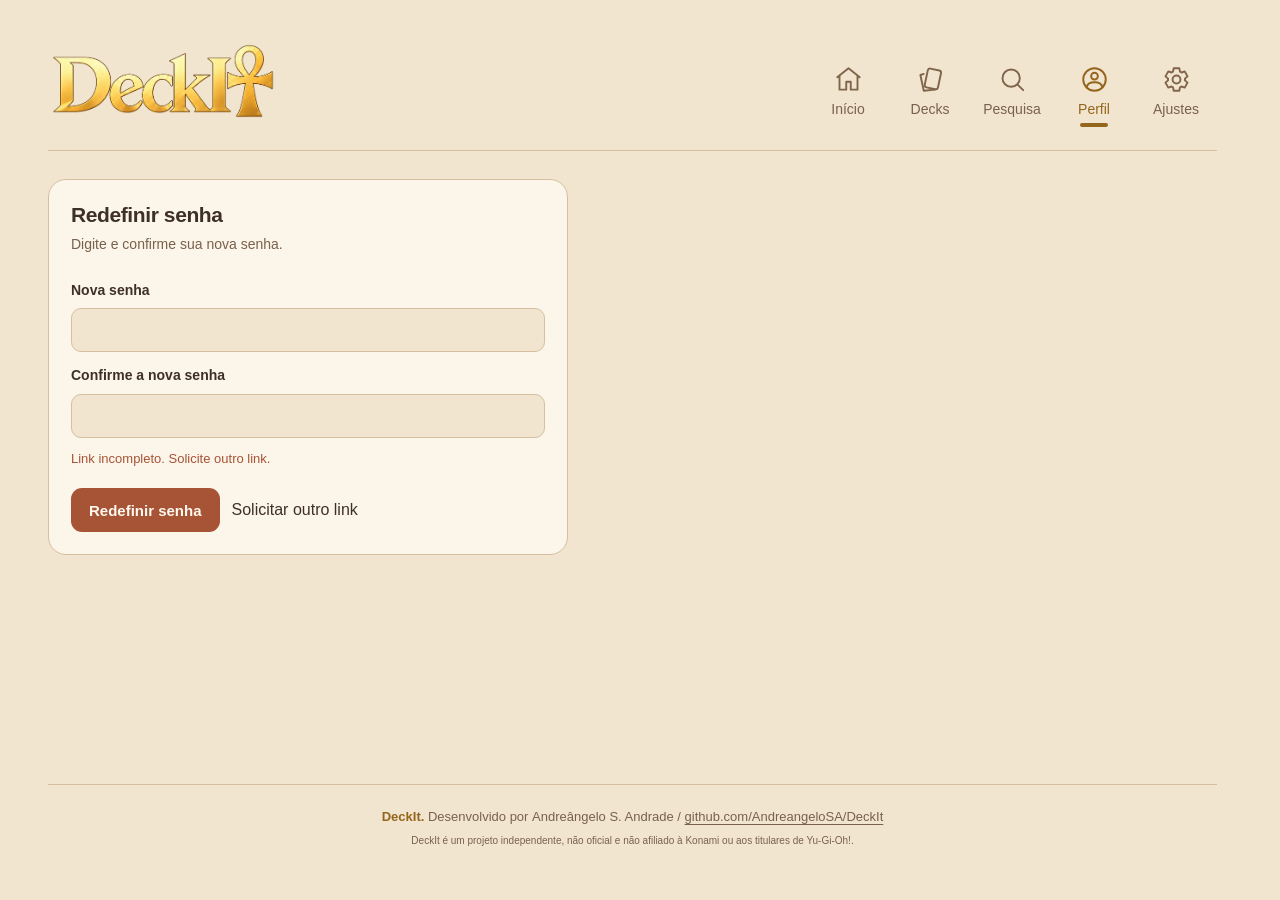
<file: frontend/reset-password.html>
<!DOCTYPE html>
<html lang="pt-BR">
<head>
  <meta charset="UTF-8">
  <meta name="viewport" content="width=device-width, initial-scale=1">
    <script>
    (() => {
      try {
        const theme = localStorage.getItem("deckit.local.theme");
        document.documentElement.dataset.theme = ["desert", "dark", "light"].includes(theme) ? theme : "desert";
      } catch (_) {
        document.documentElement.dataset.theme = "desert";
      }
    })();
  </script>
  <meta name="theme-color" content="#f2e5cf">
  <meta name="deckit-api-base" content="https://deckit-api.onrender.com/api/">
  <link rel="icon" type="image/png" sizes="48x48" href="assets/logo/favicon.png">
  <title>DeckIt — Redefinir senha</title>
  <link rel="stylesheet" href="css/style.css?v=20261113-app-notices">
  <link rel="stylesheet" href="css/account.css?v=20261113-logout">
  <link rel="stylesheet" href="css/i18n-layout.css">
</head>
<body>
<a class="skip-link" href="#conteudo">Pular para o conteúdo</a>
  <div class="app">
    <header class="header">
      <div class="brand"><img src="assets/logo/deckit-contorno.png" width="2172" height="724" alt="DeckIt"></div>

    </header>
    <main id="conteudo" class="main account-page">
      <section class="auth-panel" aria-labelledby="reset-title">
        <h2 id="reset-title">Redefinir senha</h2>
        <p>Digite e confirme sua nova senha.</p>

        <form id="reset-form" class="auth-form" method="post">
          <label for="new-password">Nova senha</label>
          <input id="new-password" name="new_password" type="password" autocomplete="new-password" required>
          <label for="confirm-password">Confirme a nova senha</label>
          <input id="confirm-password" name="confirmation" type="password" autocomplete="new-password" required>

          <p class="auth-message" role="status"></p>

          <div class="auth-actions">
            <button class="create-button" type="submit">Redefinir senha</button>
            <a href="forgot-password.html">Solicitar outro link</a>
          </div>
        </form>
      </section>
    </main>
    <footer class="site-footer">
      <p><strong>DeckIt.</strong> <span>Desenvolvido por</span> <span class="author">Andreângelo S. Andrade</span> / <a class="repository-link" href="https://github.com/AndreangeloSA/DeckIt">github.com/AndreangeloSA/DeckIt</a></p>
      <p class="site-disclaimer">DeckIt é um projeto independente, não oficial e não afiliado à Konami ou aos titulares de Yu-Gi-Oh!.</p>
    </footer>
    <nav class="bottom-nav" aria-label="Navegação principal">
      <a class="nav-item" href="index.html"><svg class="icon" viewBox="0 0 24 24" fill="none" stroke="currentColor" stroke-width="1.7" stroke-linecap="round" stroke-linejoin="round" aria-hidden="true"><path d="m2 10 10-8 10 8M4 9v12h6v-7h4v7h6V9"/></svg><span>Início</span></a>
      <a class="nav-item" href="decks.html"><svg class="icon" viewBox="0 0 24 24" fill="none" stroke="currentColor" stroke-width="1.7" stroke-linecap="round" stroke-linejoin="round" aria-hidden="true"><rect x="8" y="3" width="12" height="17" rx="2" transform="rotate(12 14 12)"/><path d="m6 7-3 1 3 14 10-1"/></svg><span>Decks</span></a>
      <a class="nav-item" href="search.html"><svg class="icon" viewBox="0 0 24 24" fill="none" stroke="currentColor" stroke-width="1.7" stroke-linecap="round" stroke-linejoin="round" aria-hidden="true"><circle cx="10.8" cy="10.8" r="7.7"/><path d="m16.5 16.5 5 5"/></svg><span>Pesquisa</span></a>
      <a class="nav-item active" href="account.html" aria-current="page"><svg class="icon" viewBox="0 0 24 24" fill="none" stroke="currentColor" stroke-width="1.7" stroke-linecap="round" stroke-linejoin="round" aria-hidden="true"><circle cx="12" cy="12" r="10"/><circle cx="12" cy="9" r="3"/><path d="M5 19c1-6 13-6 14 0"/></svg><span>Perfil</span></a>
      <a class="nav-item" href="settings.html" aria-label="Configurações"><svg class="icon" viewBox="0 0 24 24" fill="none" stroke="currentColor" stroke-width="1.7" stroke-linecap="round" stroke-linejoin="round" aria-hidden="true"><path d="M9.5 2h5l.6 3a8 8 0 0 1 1.3.8l2.9-1 2.5 4.4-2.3 2a8 8 0 0 1 0 1.6l2.3 2-2.5 4.4-2.9-1a8 8 0 0 1-1.3.8l-.6 3h-5l-.6-3a8 8 0 0 1-1.3-.8l-2.9 1-2.5-4.4 2.3-2a8 8 0 0 1 0-1.6l-2.3-2 2.5-4.4 2.9 1A8 8 0 0 1 8.9 5Z"/><circle cx="12" cy="12" r="3.5"/></svg><span>Ajustes</span></a>
    </nav>
  </div>
  <script src="js/api.js?v=20261113-localized-notices" defer></script>
  <script src="js/app.js?v=20261113-localized-notices" defer></script>
</body>
</html>
</file>
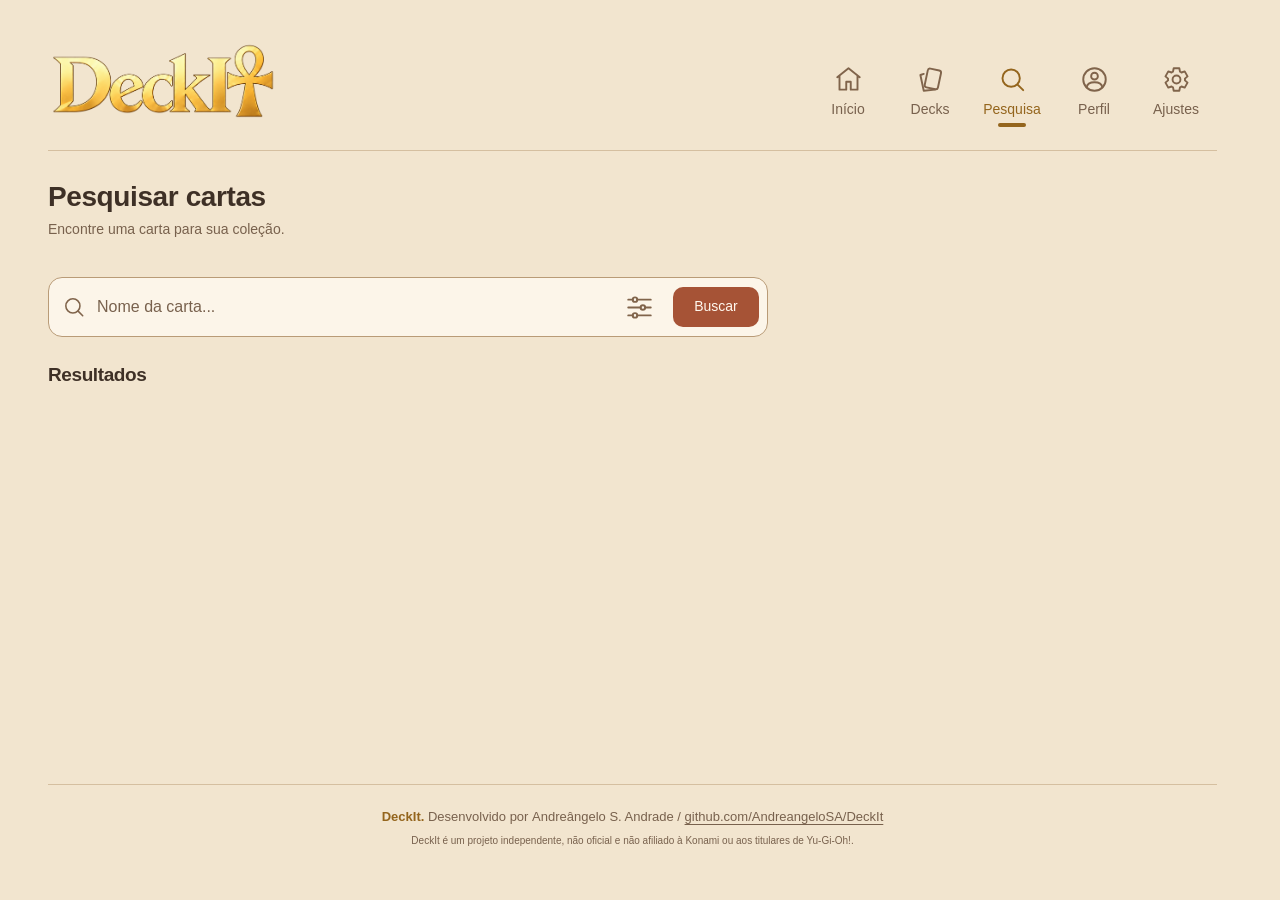
<file: frontend/search.html>
<!DOCTYPE html>
<html lang="pt-BR">
<head>
  <meta charset="UTF-8">
  <meta name="viewport" content="width=device-width, initial-scale=1">
    <script>
    (() => {
      try {
        const theme = localStorage.getItem("deckit.local.theme");
        document.documentElement.dataset.theme = ["desert", "dark", "light"].includes(theme) ? theme : "desert";
      } catch (_) {
        document.documentElement.dataset.theme = "desert";
      }
    })();
  </script>
  <meta name="theme-color" content="#f2e5cf">
  <meta name="deckit-api-base" content="https://deckit-api.onrender.com/api/">
  <link rel="icon" type="image/png" sizes="48x48" href="assets/logo/favicon.png">
  <title>DeckIt — Pesquisar cartas</title>
  <link rel="stylesheet" href="css/style.css?v=20261115-card-tags-wrap">
  <link rel="stylesheet" href="css/search.css?v=20261104-shared-preview">
  <link rel="stylesheet" href="css/i18n-layout.css">
</head>
<body>
<a class="skip-link" href="#conteudo">Pular para o conteúdo</a>
  <div class="app">
    <header class="header">
      <div class="brand"><img src="assets/logo/deckit-contorno.png" width="2172" height="724" alt="DeckIt"></div>

    </header>
    <main id="conteudo" class="main search-page">
      <header class="search-heading">
        <h1>Pesquisar cartas</h1>
        <p>Encontre uma carta para sua coleção.</p>
      </header>
      <form class="card-search-form" action="search.html" method="get">
        <label class="sr-only" for="card-query">Nome da carta</label>
        <svg class="icon" viewBox="0 0 24 24" fill="none" stroke="currentColor" stroke-width="1.7" stroke-linecap="round" aria-hidden="true"><circle cx="10.8" cy="10.8" r="7.7"/><path d="m16.5 16.5 5 5"/></svg>
        <input id="card-query" name="q" type="search" placeholder="Nome da carta..." autocomplete="off">
        <button class="card-search-filter" type="button" aria-label="Filtros de pesquisa" aria-expanded="false" aria-controls="search-card-filters"><svg class="icon" viewBox="0 0 24 24" fill="none" stroke="currentColor" stroke-width="1.7" stroke-linecap="round" stroke-linejoin="round" aria-hidden="true"><path d="M2 5h4m4 0h12M2 12h11m4 0h5M2 19h4m4 0h12"/><circle cx="8" cy="5" r="2"/><circle cx="15" cy="12" r="2"/><circle cx="8" cy="19" r="2"/></svg></button><button class="card-search-submit" type="submit">Buscar</button>
        <fieldset class="card-filter-panel" id="search-card-filters" hidden><legend>Filtrar cartas</legend><div class="tag-filter" data-filter-name="type"><h2>Tipo</h2><div class="filter-tags" role="group" aria-label="Tipo"></div><input name="type" type="hidden"></div><div class="tag-filter" data-filter-name="attribute"><h2>Atributo</h2><div class="filter-tags" role="group" aria-label="Atributo"></div><input name="attribute" type="hidden"></div><div class="tag-filter" data-filter-name="race"><h2>Raça</h2><div class="filter-tags" role="group" aria-label="Raça"></div><input name="race" type="hidden"></div><div class="tag-filter" data-filter-name="frameType"><h2>Tipo de moldura</h2><div class="filter-tags" role="group" aria-label="Tipo de moldura"></div><input name="frameType" type="hidden"></div><label>Nível exato<input name="level" type="number" min="0" placeholder="Qualquer nível"></label><label>ATK exato<input name="atk" type="number" placeholder="Qualquer valor" min="0"></label><label>ATK mínimo<input name="atk_min" type="number" placeholder="Sem mínimo" min="0"></label><label>ATK máximo<input name="atk_max" type="number" placeholder="Sem máximo" min="0"></label><label>DEF exata<input name="defense" type="number" placeholder="Qualquer valor" min="0"></label><label>DEF mínimo<input name="def_min" type="number" placeholder="Sem mínimo" min="0"></label><label>DEF máximo<input name="def_max" type="number" placeholder="Sem máximo" min="0"></label><button class="filter-reset" type="reset">Limpar filtros</button></fieldset>
      </form>
      <section class="search-results" aria-labelledby="results-title">
        <div class="results-heading"><h2 id="results-title">Resultados</h2><span></span></div>
        <ul id="search-results" class="search-card-grid"></ul>
      </section>
    </main>
    <footer class="site-footer">
      <p><strong>DeckIt.</strong> <span>Desenvolvido por</span> <span class="author">Andreângelo S. Andrade</span> / <a class="repository-link" href="https://github.com/AndreangeloSA/DeckIt">github.com/AndreangeloSA/DeckIt</a></p>
      <p class="site-disclaimer">DeckIt é um projeto independente, não oficial e não afiliado à Konami ou aos titulares de Yu-Gi-Oh!.</p>
    </footer>
    <nav class="bottom-nav" aria-label="Navegação principal">
      <a class="nav-item" href="index.html"><svg class="icon" viewBox="0 0 24 24" fill="none" stroke="currentColor" stroke-width="1.7" stroke-linecap="round" stroke-linejoin="round" aria-hidden="true"><path d="m2 10 10-8 10 8M4 9v12h6v-7h4v7h6V9"/></svg><span>Início</span></a>
      <a class="nav-item" href="decks.html"><svg class="icon" viewBox="0 0 24 24" fill="none" stroke="currentColor" stroke-width="1.7" stroke-linecap="round" stroke-linejoin="round" aria-hidden="true"><rect x="8" y="3" width="12" height="17" rx="2" transform="rotate(12 14 12)"/><path d="m6 7-3 1 3 14 10-1"/></svg><span>Decks</span></a>
      <a class="nav-item active" href="search.html" aria-current="page"><svg class="icon" viewBox="0 0 24 24" fill="none" stroke="currentColor" stroke-width="1.7" stroke-linecap="round" stroke-linejoin="round" aria-hidden="true"><circle cx="10.8" cy="10.8" r="7.7"/><path d="m16.5 16.5 5 5"/></svg><span>Pesquisa</span></a>
      <a class="nav-item" href="account.html"><svg class="icon" viewBox="0 0 24 24" fill="none" stroke="currentColor" stroke-width="1.7" stroke-linecap="round" stroke-linejoin="round" aria-hidden="true"><circle cx="12" cy="12" r="10"/><circle cx="12" cy="9" r="3"/><path d="M5 19c1-6 13-6 14 0"/></svg><span>Perfil</span></a>
      <a class="nav-item" href="settings.html" aria-label="Configurações"><svg class="icon" viewBox="0 0 24 24" fill="none" stroke="currentColor" stroke-width="1.7" stroke-linecap="round" stroke-linejoin="round" aria-hidden="true"><path d="M9.5 2h5l.6 3a8 8 0 0 1 1.3.8l2.9-1 2.5 4.4-2.3 2a8 8 0 0 1 0 1.6l2.3 2-2.5 4.4-2.9-1a8 8 0 0 1-1.3.8l-.6 3h-5l-.6-3a8 8 0 0 1-1.3-.8l-2.9 1-2.5-4.4 2.3-2a8 8 0 0 1 0-1.6l-2.3-2 2.5-4.4 2.9 1A8 8 0 0 1 8.9 5Z"/><circle cx="12" cy="12" r="3.5"/></svg><span>Ajustes</span></a>
    </nav>
  </div>
  <script src="js/api.js?v=20261113-localized-notices" defer></script>
  <script src="js/app.js?v=20261115-card-filters" defer></script>
</body>
</html>
</file>
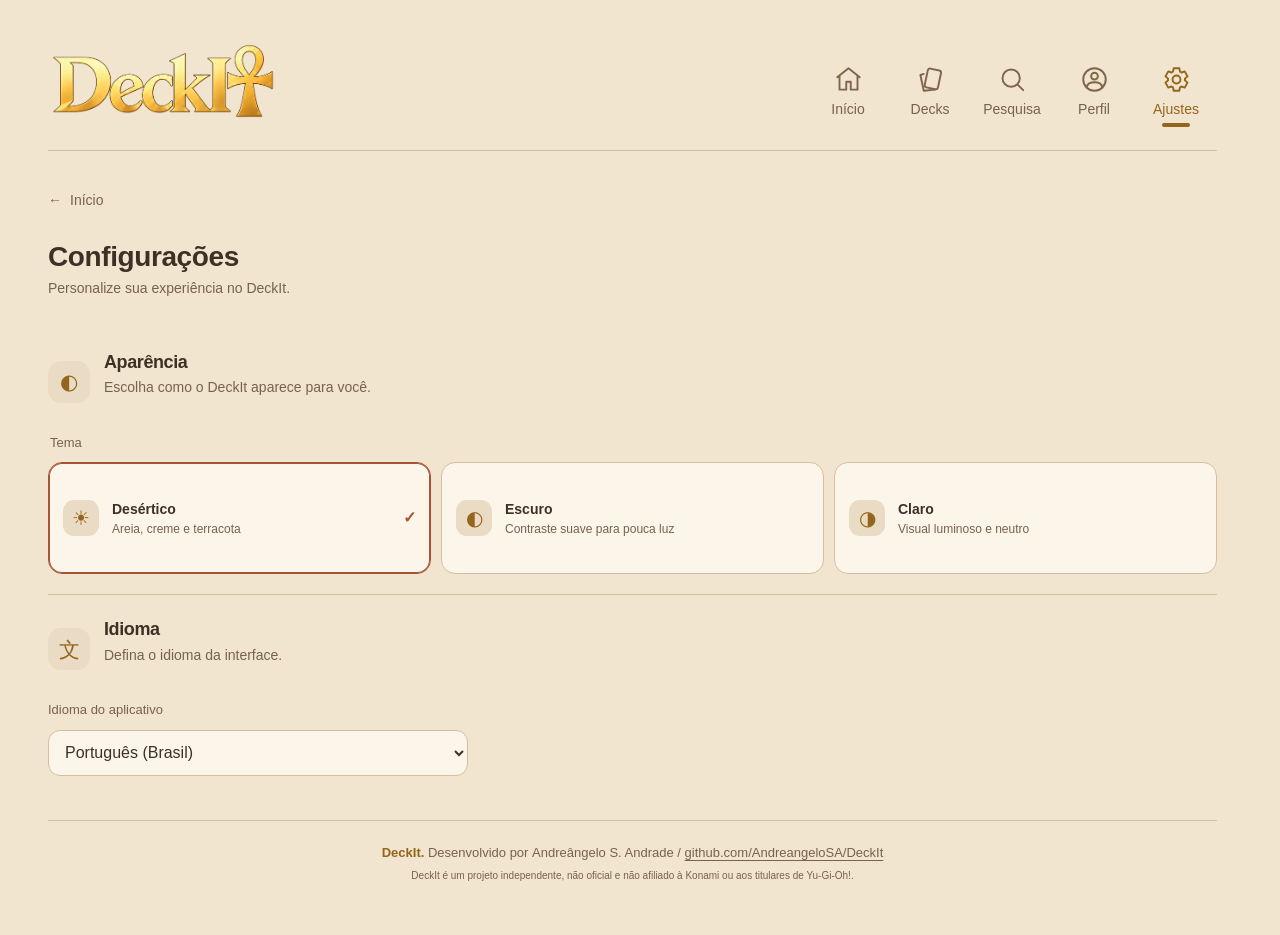
<file: frontend/settings.html>
<!DOCTYPE html>
<html lang="pt-BR">
<head>
  <meta charset="UTF-8">
  <meta name="viewport" content="width=device-width, initial-scale=1">
    <script>
    (() => {
      try {
        const theme = localStorage.getItem("deckit.local.theme");
        document.documentElement.dataset.theme = ["desert", "dark", "light"].includes(theme) ? theme : "desert";
      } catch (_) {
        document.documentElement.dataset.theme = "desert";
      }
    })();
  </script>
  <meta name="theme-color" content="#f2e5cf">
  <link rel="icon" type="image/png" sizes="48x48" href="assets/logo/favicon.png">
  <title>DeckIt — Configurações</title>
  <link rel="stylesheet" href="css/style.css?v=20261113-app-notices">
  <link rel="stylesheet" href="css/decks.css">
  <link rel="stylesheet" href="css/settings.css">
  <link rel="stylesheet" href="css/i18n-layout.css">
</head>
<body>
<a class="skip-link" href="#conteudo">Pular para o conteúdo</a>
  <div class="app">
    <header class="header">
      <div class="brand"><img src="assets/logo/deckit-contorno.png" width="2172" height="724" alt="DeckIt"></div>

    </header>
    <main id="conteudo" class="main settings-page">
      <a class="back-link" href="index.html"><span aria-hidden="true">←</span> Início</a>
      <header class="settings-heading">
        <h1>Configurações</h1>
        <p>Personalize sua experiência no DeckIt.</p>
      </header>
      <section class="settings-section" aria-labelledby="appearance-title">
        <div class="settings-section-heading">
          <span class="settings-icon" aria-hidden="true">◐</span>
          <div><h2 id="appearance-title">Aparência</h2><p>Escolha como o DeckIt aparece para você.</p></div>
        </div>
        <fieldset class="setting-options">
          <legend>Tema</legend>
          <label class="option-card selected"><input type="radio" name="theme" value="desert" checked><span class="option-symbol" aria-hidden="true">☀</span><span><strong>Desértico</strong><small>Areia, creme e terracota</small></span><span class="selection-mark" aria-hidden="true">✓</span></label>
          <label class="option-card"><input type="radio" name="theme" value="dark"><span class="option-symbol" aria-hidden="true">◐</span><span><strong>Escuro</strong><small>Contraste suave para pouca luz</small></span><span class="selection-mark" aria-hidden="true">✓</span></label>
          <label class="option-card"><input type="radio" name="theme" value="light"><span class="option-symbol" aria-hidden="true">◑</span><span><strong>Claro</strong><small>Visual luminoso e neutro</small></span><span class="selection-mark" aria-hidden="true">✓</span></label>
        </fieldset>
      </section>
      <section class="settings-section" aria-labelledby="language-title">
        <div class="settings-section-heading">
          <span class="settings-icon" aria-hidden="true">文</span>
          <div><h2 id="language-title">Idioma</h2><p>Defina o idioma da interface.</p></div>
        </div>
        <label class="setting-label" for="language">Idioma do aplicativo</label>
        <select id="language" name="language" class="settings-select"><option value="pt-BR" selected>Português (Brasil)</option><option value="en">English</option><option value="es">Español</option></select>
      </section>
    </main>
    <footer class="site-footer">
      <p><strong>DeckIt.</strong> <span>Desenvolvido por</span> <span class="author">Andreângelo S. Andrade</span> / <a class="repository-link" href="https://github.com/AndreangeloSA/DeckIt">github.com/AndreangeloSA/DeckIt</a></p>
      <p class="site-disclaimer">DeckIt é um projeto independente, não oficial e não afiliado à Konami ou aos titulares de Yu-Gi-Oh!.</p>
    </footer>
    <nav class="bottom-nav" aria-label="Navegação principal">
      <a class="nav-item" href="index.html"><svg class="icon" viewBox="0 0 24 24" fill="none" stroke="currentColor" stroke-width="1.7" stroke-linecap="round" stroke-linejoin="round" aria-hidden="true"><path d="m2 10 10-8 10 8M4 9v12h6v-7h4v7h6V9"/></svg><span>Início</span></a>
      <a class="nav-item" href="decks.html"><svg class="icon" viewBox="0 0 24 24" fill="none" stroke="currentColor" stroke-width="1.7" stroke-linecap="round" stroke-linejoin="round" aria-hidden="true"><rect x="8" y="3" width="12" height="17" rx="2" transform="rotate(12 14 12)"/><path d="m6 7-3 1 3 14 10-1"/></svg><span>Decks</span></a>
      <a class="nav-item" href="search.html"><svg class="icon" viewBox="0 0 24 24" fill="none" stroke="currentColor" stroke-width="1.7" stroke-linecap="round" stroke-linejoin="round" aria-hidden="true"><circle cx="10.8" cy="10.8" r="7.7"/><path d="m16.5 16.5 5 5"/></svg><span>Pesquisa</span></a>
      <a class="nav-item" href="account.html"><svg class="icon" viewBox="0 0 24 24" fill="none" stroke="currentColor" stroke-width="1.7" stroke-linecap="round" stroke-linejoin="round" aria-hidden="true"><circle cx="12" cy="12" r="10"/><circle cx="12" cy="9" r="3"/><path d="M5 19c1-6 13-6 14 0"/></svg><span>Perfil</span></a>
      <a class="nav-item active" href="settings.html" aria-label="Configurações" aria-current="page"><svg class="icon" viewBox="0 0 24 24" fill="none" stroke="currentColor" stroke-width="1.7" stroke-linecap="round" stroke-linejoin="round" aria-hidden="true"><path d="M9.5 2h5l.6 3a8 8 0 0 1 1.3.8l2.9-1 2.5 4.4-2.3 2a8 8 0 0 1 0 1.6l2.3 2-2.5 4.4-2.9-1a8 8 0 0 1-1.3.8l-.6 3h-5l-.6-3a8 8 0 0 1-1.3-.8l-2.9 1-2.5-4.4 2.3-2a8 8 0 0 1 0-1.6l-2.3-2 2.5-4.4 2.9 1A8 8 0 0 1 8.9 5Z"/><circle cx="12" cy="12" r="3.5"/></svg><span>Ajustes</span></a>
    </nav>
  </div>
  <script src="js/app.js?v=20261113-localized-notices" defer></script>
</body>
</html>
</file>
<file: frontend/css/style.css>
html { scrollbar-gutter: stable; }
:root {
  color-scheme: light;
  --background: #f2e5cf;
  --surface: #fcf5e9;
  --text: #3e3026;
  --muted: #78614d;
  --icon: #80644b;
  --gold: #94651d;
  --border: #d5bfa0;
  --accent: #a65336;
  --accent-hover: #873f2b;
  --on-accent: #fff8ee;
  --accent-soft: #f1e3cf;
}
* { box-sizing: border-box; }
body { margin: 0; background: var(--background); color: var(--text); font-family: Arial, Helvetica, sans-serif; line-height: 1.4; }
button, input, a { -webkit-tap-highlight-color: transparent; }
button, input { font: inherit; }
button { color: inherit; cursor: pointer; }
button:disabled, button[aria-disabled="true"] { cursor: default; }
a { color: inherit; text-decoration: none; }
button { border: 0; }
button:focus-visible, a:focus-visible, input:focus-visible { outline: 2px solid var(--gold); outline-offset: 5px; }
.icon { width: 24px; height: 24px; flex-shrink: 0; }
.app { max-width: 760px; margin-inline: auto; padding: 24px 16px 0; }
.header { display: flex; align-items: center; justify-content: space-between; margin-bottom: 28px; }
.brand { position: relative; width: clamp(140.4px, 37.8vw, 262.8px); aspect-ratio: 1040 / 360; overflow: hidden; }
.brand img { display: block; width: 100%; height: 100%; object-fit: contain; }
.icon-button { display: inline-flex; align-items: center; justify-content: center; padding: 8px; background: transparent; color: var(--icon); min-width: 44px; min-height: 44px; }

.main { padding-top: 28px; padding-bottom: 32px; border-top: 1px solid var(--border); }
.section-heading { display: flex; align-items: center; justify-content: space-between; gap: 12px; margin-bottom: 8px; }
h1, h2 { font-size: clamp(20px, 4.4vw, 28px); line-height: 1.25; margin: 0; font-weight: 600; letter-spacing: -.4px; }
.text-button { display: flex; align-items: center; gap: 5px; padding: 8px 0 8px 8px; white-space: nowrap; background: none; color: var(--muted); font-size: 14px; }
.text-button .icon { width: 16px; height: 16px; }
.deck-list { display: grid; gap: 6px; }
.deck { width: 100%; display: flex; align-items: center; gap: 16px; padding: 6px 14px; background: var(--surface); border: 1px solid var(--border); border-radius: 15px; text-align: left; }
.deck img { display: block; width: 56px; height: auto; flex-shrink: 0; }
.deck-info { display: grid; gap: 1px; flex: 1; min-width: 0; }
.deck-info strong { font-size: clamp(16px, 3.7vw, 24px); font-weight: 600; }
.deck-info > span { font-size: 14px; color: var(--muted); }
.empty-deck-card { min-height: 104px; cursor: default; }
.empty-deck-art { display: block; width: 74px; aspect-ratio: 421 / 614; flex: 0 0 74px; border: 1px dashed var(--border); border-radius: 7px; background: color-mix(in srgb, var(--surface) 72%, var(--background)); }
@media (min-width: 700px) { .empty-deck-card { min-height: 132px; } }
.catalog { margin-top: 23px; }
.search-bar { display: flex; align-items: center; gap: 12px; margin-top: 10px; padding: 7px 10px 7px 16px; min-height: 57px; background: var(--surface); border: 1.5px solid var(--border); border-radius: 15px; color: var(--icon); }
.search-bar > .icon { width: 26px; height: 26px; }
.search-bar input { width: 100%; min-width: 0; padding: 0; border: 0; background: transparent; font-size: 16px; opacity: 1; }
.search-bar input::placeholder { color: var(--muted); opacity: 1; }
.search-bar .icon-button .icon { width: 27px; height: 27px; }
.card-grid { display: grid; grid-template-columns: repeat(3, minmax(0, 1fr)); gap: 16px; margin-top: 15px; }
.card { margin: 0; min-width: 0; text-align: center; }
.card-frame { padding: 3px; border: 1px solid var(--border); border-radius: 10px; background: var(--surface); box-shadow: inset 0 0 0 2px var(--border); overflow: hidden; }
.card img { display: block; width: 100%; height: auto; border-radius: 4px; }
figcaption { margin-top: 8px; color: var(--muted); font-size: clamp(10px, 2.5vw, 16px); overflow-wrap: break-word; }
.create-area { display: flex; justify-content: center; margin-top: 30px; }
.create-button { display: inline-flex; justify-content: center; align-items: center; gap: 16px; padding: 12px 24px; min-height: 54px; border: 1.5px solid var(--accent); border-radius: 20px; background: var(--accent); color: var(--on-accent); font-size: 18px; font-weight: 600; }
.create-button .icon { width: 28px; height: 28px; }
.bottom-nav { position: fixed; z-index: 10; bottom: 0; left: 0; right: 0; display: grid; grid-template-columns: repeat(5, minmax(0, 1fr)); padding: 12px 8px calc(12px + env(safe-area-inset-bottom)); background: color-mix(in srgb, var(--surface) 94%, transparent); border-top: 1px solid var(--border); backdrop-filter: blur(16px); }
.nav-item { display: flex; justify-content: flex-start; flex-direction: column; align-items: center; gap: 5px; position: relative; padding: 3px 4px 10px; background: transparent; color: var(--muted); font-size: 12px; min-height: 56px; }
.nav-item .icon { width: 27px; height: 27px; color: var(--icon); }
.nav-item.active, .nav-item.active .icon { color: var(--gold); }
.nav-item.active::after { content: ""; width: 28px; height: 4px; border-radius: 8px; background: var(--gold); position: absolute; bottom: 0; }
.sr-only { position: absolute; width: 1px; height: 1px; padding: 0; margin: -1px; overflow: hidden; clip-path: inset(50%); white-space: nowrap; border: 0; }
.skip-link { position: fixed; z-index: 20; top: 10px; left: 10px; padding: 10px; background: var(--gold); color: var(--background); transform: translateY(-200%); }
.skip-link:focus { transform: translateY(0); }
@media (min-width: 540px) {
  .app { padding: 32px 30px 0; }
  .header { margin-bottom: 36px; }
  .deck { padding: 10px 22px; gap: 24px; border-radius: 20px; }
  .deck img { width: 78px; }
  .deck-info > span { font-size: 18px; }
  .text-button { font-size: 18px; }
  .catalog { margin-top: 32px; }
  .search-bar { min-height: 72px; padding-inline: 22px; }
  .search-bar input { font-size: 22px; }
  .card-grid { gap: 28px; margin-top: 22px; }
  .create-area { margin-top: 40px; }
  .create-button { font-size: 22px; padding: 16px 32px; }
}
@media (min-width: 1000px) {
  .app { max-width: 1320px; padding: 40px 48px; display: grid; grid-template-columns: minmax(0, 1fr) 410px; column-gap: 40px; }
  .header { grid-column: 1; min-height: 82px; margin-bottom: 28px; }
  .brand { width: 234px; }
  .bottom-nav { position: static; grid-column: 2; grid-row: 1; width: 410px; grid-template-columns: repeat(5, minmax(64px, 1fr)); align-self: center; align-items: center; justify-self: end; gap: 0; border: 0; padding: 8px 0; background: transparent; backdrop-filter: none; }
  .nav-item { min-width: 64px; font-size: 14px; gap: 8px; }
  .main { grid-column: 1 / -1; display: grid; grid-template-columns: minmax(300px, .85fr) minmax(0, 1.35fr); gap: 32px 48px; align-items: start; padding-bottom: 24px; }
  .catalog { margin-top: 0; grid-column: 2; grid-row: 1; }
  .decks { grid-column: 1; }
  .section-heading { min-height: 35px; margin-bottom: 18px; }
  .deck-list { gap: 12px; }
  .deck { min-height: 132px; gap: 18px; }
  .deck img { width: 72px; }
  .deck-info strong { font-size: 21px; }
  .search-bar { margin-top: 22px; }
  .create-area { margin-top: 24px; }
  .card-grid { gap: 20px; }
}



.site-footer {
  grid-column: 1 / -1;
  padding: 20px 8px calc(112px + env(safe-area-inset-bottom));
  border-top: 1px solid var(--border);
  color: var(--muted);
  text-align: center;
  font-size: 12px;
  line-height: 1.8;
}
.site-footer p { margin: 0; }
.site-footer strong { color: var(--gold); font-weight: 600; }
.site-footer .author { display: inline-block; }
@media (min-width: 1000px) {
  .site-footer { margin-top: 24px; padding-bottom: 12px; font-size: 13px; }
}
.site-footer .repository-link { text-decoration: underline; text-underline-offset: 3px; overflow-wrap: anywhere; }
.site-footer .repository-link:hover { color: var(--gold); }

/* Redução sutil dos espaços no celular, preservando o tamanho dos elementos. */
@media (max-width: 539px) {
  .app { padding-top: 20px; }
  .header { margin-bottom: 21px; }
  .main { padding-top: 21px; padding-bottom: 25px; }
  .catalog { margin-top: 18px; }
  .search-bar { margin-top: 6px; }
  .card-grid { margin-top: 11px; }
  .create-area { margin-top: 23px; }
  .site-footer { padding-top: 16px; }
}
@media (max-width: 999px) {
  .site-footer { padding-top: 28px; }
}
/* Mantém a assinatura no fim da tela quando a página tem pouco conteúdo. */
.app { min-height: 100vh; min-height: 100svh; }
.site-footer { margin-top: auto; }
@media (max-width: 999px) {
  .app { display: flex; flex-direction: column; }
  .main { flex: 1 0 auto; width: 100%; }
  .site-footer { width: 100%; }
}
@media (min-width: 1000px) {
  .app { grid-template-rows: auto 1fr auto; }
  .main { align-self: start; }
  .site-footer { align-self: end; }
}
.deck-link { color: inherit; text-decoration: none; cursor: pointer; }
.deck-link:hover { border-color: var(--accent); }

:root[data-theme="dark"] {
  color-scheme: dark;
  --background: #242329;
  --surface: #302e35;
  --text: #f2efe9;
  --muted: #c1bbc4;
  --icon: #c0b6c7;
  --gold: #e6c56e;
  --border: #4c4651;
  --accent: #cf8064;
  --accent-hover: #dd967a;
  --on-accent: #211b19;
  --accent-soft: #473d4a;
}
:root[data-theme="light"] {
  color-scheme: light;
  --background: #f7f8fa;
  --surface: #ffffff;
  --text: #282b30;
  --muted: #656b73;
  --icon: #656b73;
  --gold: #94651d;
  --border: #dfe3e7;
  --accent: #a65336;
  --accent-hover: #873f2b;
  --on-accent: #fff8ee;
  --accent-soft: #f1e3cf;
}
:root[data-theme="dark"] {
  color-scheme: dark;
  --background: #27242b;
  --surface: #35313a;
  --text: #f4f0e8;
  --muted: #c6bdc7;
  --icon: #c6b9cc;
  --gold: #e6c56e;
  --border: #514956;
  --accent: #cf8064;
  --accent-hover: #dd967a;
  --on-accent: #211b19;
  --accent-soft: #473d4a;
}
:root[data-theme="light"] {
  color-scheme: light;
  --background: #f7f8fa;
  --surface: #ffffff;
  --text: #282b30;
  --muted: #656b73;
  --icon: #656b73;
  --gold: #94651d;
  --border: #dfe3e7;
  --accent: #a65336;
  --accent-hover: #873f2b;
  --on-accent: #fff8ee;
  --accent-soft: #f1e3cf;
}



/* Barra de pesquisa de cartas compartilhada entre as telas. */
.deck-section-tabs {
  display: grid;
  grid-template-columns: repeat(3, minmax(0, 1fr));
  margin: 16px 0 12px;
  overflow: hidden;
  border: 1px solid var(--border);
  border-radius: 11px;
  background: var(--surface);
}
.deck-section-tabs [role="tab"] {
  min-height: 42px;
  padding: 8px;
  border: 0;
  background: transparent;
  color: var(--text);
  font: inherit;
  font-weight: 600;
}
.deck-section-tabs [role="tab"] + [role="tab"] { border-inline-start: 1px solid var(--border); }
.deck-section-tabs [role="tab"][aria-selected="true"] { background: var(--accent); color: var(--on-accent); }
.deck-section-tabs [role="tab"]:focus-visible { outline: 3px solid var(--gold); outline-offset: -3px; }
.card-search-filter { display: inline-flex; flex: 0 0 44px; align-items: center; justify-content: center; width: 44px; min-width: 44px; height: 44px; min-height: 44px; padding: 8px; border: 0; border-radius: 9px; background: transparent; color: var(--icon); }
.card-search-filter > .icon { display: block; width: 27px; height: 27px; }
.card-search-filter:hover { width: 44px; min-width: 44px; height: 44px; min-height: 44px; border-radius: 9px; background: color-mix(in srgb, var(--border) 35%, transparent); transition: background-color 160ms ease; }
.search-bar, .card-search-form { position: relative; }
.card-filter-panel { box-sizing: border-box; position: absolute; z-index: 20; top: calc(100% + 8px); right: 0; display: grid; grid-template-columns: repeat(2, minmax(0, 1fr)); gap: 12px; width: 560px; max-width: calc(100vw - 32px); max-height: min(75vh, 680px); overflow-y: auto; overflow-x: hidden; min-width: 0; margin: 0; padding: 20px; border: 1px solid var(--border); border-radius: 16px; background: var(--surface); color: var(--text); box-shadow: 0 14px 34px rgb(0 0 0 / 22%); }
.card-filter-panel[hidden] { display: none; }
.card-filter-panel legend { grid-column: 1 / -1; float: left; width: 100%; margin: 0 0 4px; padding: 0 0 12px; border: 0; border-bottom: 2px solid var(--border); color: var(--text); font-size: 17px; font-weight: 700; }
.card-filter-panel label { display: grid; gap: 6px; min-width: 0; padding: 10px; border: 1px solid var(--border); border-radius: 11px; background: var(--background); color: var(--text); font-size: 13px; font-weight: 600; }
.card-filter-panel input { width: 100%; min-width: 0; height: 42px; padding: 8px 10px; border: 1px solid var(--border); border-radius: 8px; background: var(--surface); color: var(--text); font: inherit; font-size: 14px; font-weight: 400; box-shadow: none; }
.card-filter-panel input::placeholder { color: var(--muted); opacity: 1; }
.card-filter-panel input:focus { outline: 3px solid color-mix(in srgb, var(--accent) 24%, transparent); outline-offset: 1px; border-color: var(--accent); }
.card-filter-panel label:nth-of-type(n+6) { border-top: 2px solid var(--border); }
.card-filter-panel .tag-filter { grid-column: 1 / -1; min-width: 0; }
.card-filter-panel .tag-filter h2 { margin: 0 0 8px; font-size: 14px; font-weight: 600; }
.card-filter-panel .filter-tags { display: flex; flex-direction: row; flex-wrap: wrap; align-items: flex-start; gap: 7px; min-width: 0; overflow: visible; padding: 2px 0 4px; }
.card-filter-panel .filter-tag { flex: 0 0 auto; min-height: 34px; padding: 6px 11px; border: 1px solid var(--border); border-radius: 999px; background: var(--surface); color: var(--text); font: inherit; font-size: 12px; white-space: nowrap; text-align: left; cursor: pointer; }
.card-filter-panel .filter-tag[hidden] { display: none !important; }
.card-filter-panel .filter-tag.is-selected, .card-filter-panel .filter-tag[aria-pressed="true"] { border-color: var(--accent); background: var(--accent); color: var(--on-accent); }
.card-filter-panel .filter-show-more { margin-top: 6px; padding: 5px 0; border: 0; background: transparent; color: var(--accent); font: inherit; font-size: 13px; font-weight: 600; cursor: pointer; }
.card-filter-panel .filter-reset { min-height: 40px; border: 0; border-radius: 9px; background: var(--accent); color: var(--on-accent); font: inherit; cursor: pointer; }
@media (min-width: 600px) { .card-filter-panel { grid-template-columns: repeat(3, minmax(0, 1fr)); } }
.card-search-submit { flex: 0 0 80px; width: 80px; min-width: 80px; min-height: 38px; padding: 6px 8px; border: 0; border-radius: 9px; background: var(--accent); color: var(--on-accent); font: inherit; font-size: 13px; white-space: nowrap; }
.site-footer .site-disclaimer { margin: 5px auto 0; max-width: 760px; color: var(--muted); font-size: 10px; line-height: 1.45; }
/* API-backed card actions */
.favorite-card-button { position: absolute; top: 6px; right: 6px; padding: 0; display: grid; place-items: center; width: 27px; height: 27px; border: 1px solid var(--border); border-radius: 50%; background: var(--surface); color: var(--accent, #a65336); font-size: 15px; line-height: 1; cursor: pointer; }
.search-card, .builder-card { position: relative; }
.favorite-card-button[aria-pressed="true"] { background: var(--accent); color: var(--on-accent); }
.search-error { grid-column: 1 / -1; padding: 14px; border: 1px solid var(--border); border-radius: 12px; background: var(--surface); color: var(--text); }
.search-load-more { display: block; min-width: 150px; min-height: 42px; margin: 18px auto 0; padding: 9px 18px; border: 1px solid var(--border); border-radius: 10px; background: var(--surface); color: var(--text); font: inherit; font-weight: 600; }
.search-load-more:hover { border-color: var(--accent); background: var(--accent-soft); }
.search-load-more[hidden] { display: none; }
.auth-panel[hidden], #account-content[hidden] { display: none; }
.sample-cards-note { margin: 8px 0 14px; color: var(--muted); font-size: 13px; line-height: 1.4; }

/* Card preview: native modal keeps keyboard focus within the foreground. */
.card-preview-button { display: block; width: 100%; padding: 0; border: 0; background: transparent; color: var(--text); font: inherit; cursor: pointer; }
.card-preview-button span { display: block; margin-top: 8px; font-size: clamp(11px, 2.7vw, 15px); line-height: 1.35; overflow-wrap: anywhere; }
.card-preview-button:focus-visible, .card-preview-close:focus-visible { outline: 3px solid var(--accent, #a65336); outline-offset: 4px; }
body.card-preview-open { overflow: hidden; }
.card-preview-dialog { box-sizing: border-box; width: min(960px, calc(100% - 24px)); max-width: none; max-height: calc(100dvh - 24px); margin: auto; padding: 48px 16px 20px; overflow: auto; border: 1px solid var(--border); border-radius: 18px; background: var(--surface); color: var(--text); box-shadow: 0 24px 80px #0008; }
.card-preview-dialog::backdrop { background: rgb(20 15 12 / 78%); }
.card-preview-close { position: absolute; top: 4px; right: 8px; width: 44px; height: 44px; border: 0; border-radius: 50%; background: var(--surface); color: var(--text); font-size: 30px; cursor: pointer; }
.card-preview-layout { display: grid; gap: 20px; min-width: 0; }
.card-preview-art img { display: block; width: min(100%, 360px); height: auto; margin: auto; border-radius: 9px; }
.card-preview-art img[hidden] { display: none; }
.card-preview-details { min-width: 0; padding: 18px; border: 1px solid var(--border); border-radius: 12px; background: var(--surface); overflow-wrap: anywhere; }
.card-preview-details h2 { margin: 0 0 18px; font-size: 23px; }
.card-preview-details dl { display: grid; grid-template-columns: repeat(2, minmax(0, 1fr)); gap: 14px; margin: 0; }
.card-preview-details dt { color: var(--muted); font-size: 12px; }
.card-preview-details dd { margin: 4px 0 0; font-weight: 600; }
.card-preview-description { white-space: pre-wrap; line-height: 1.6; }
@media (min-width: 700px) {
  .card-preview-layout { grid-template-columns: minmax(0, 1fr) minmax(0, 1fr); align-items: start; gap: 0; }
  .card-preview-art { position: relative; z-index: 1; }
  .card-preview-art img { width: 100%; max-width: 421px; }
  .card-preview-details { margin: 16px 0; border-radius: 0 12px 12px 0; }
}
@media (prefers-reduced-motion: no-preference) {
  .card-preview-dialog[open] .card-preview-details { animation: card-details-reveal 240ms ease-out; }
  @keyframes card-details-reveal { from { opacity: 0; transform: translateX(-24px); } to { opacity: 1; transform: translateX(0); } }
}
.card-thumbnail-placeholder { display: grid; place-items: center; width: 100%; aspect-ratio: 421 / 614; margin: 0; border: 1px solid var(--border); border-radius: 7px; background: var(--surface); color: var(--muted); font-size: 48px; }

:root[data-theme="dark"] :is(.card, .card-frame, .search-card, .deck-card, .builder-card, .chosen-card, .choice-grid label, .card-quantity button, .card-add-controls select, .chosen-card select) { background: var(--surface); border-color: var(--border); color: var(--text); }
:root[data-theme="dark"] :is(.card figcaption, .search-card figcaption, .deck-card figcaption, .builder-card h3, .chosen-card > div, .card-add-controls label) { color: var(--text); }
.card-preview-button img { display: block; width: 100%; height: auto; border-radius: 7px; }
:root[data-theme="dark"] .card-frame { box-shadow: inset 0 0 0 2px var(--border); }

:where(button[aria-busy="true"]) { position: relative; }
button[aria-busy="true"] { cursor: progress; color: transparent !important; text-shadow: none; }
button[aria-busy="true"]::after {
  content: "";
  position: absolute;
  inset: 0;
  margin: auto;
  width: 0.9em;
  height: 0.9em;
  border: 2px solid var(--border);
  border-top-color: var(--text);
  border-radius: 50%;
  background: var(--surface);
  box-shadow: 0 0 0 3px var(--surface);
  animation: deckit-button-spin 0.8s linear infinite;
}
@keyframes deckit-button-spin { to { transform: rotate(360deg); } }
@media (prefers-reduced-motion: reduce) {
  button[aria-busy="true"]::after { animation: none; }
}

.deck-list-status { grid-column: 1 / -1; display: flex; align-items: center; justify-content: center; gap: 10px; min-height: 64px; color: var(--text); }
.collection-spinner { display: inline-block; width: 1em; height: 1em; border: 2px solid var(--border); border-top-color: currentColor; border-radius: 50%; vertical-align: middle; animation: deckit-button-spin .8s linear infinite; }
@media (prefers-reduced-motion: reduce) { .collection-spinner { animation: none; } }

.thumbnail-name {
  display: block;
  min-width: 0;
  max-width: 100%;
  overflow: hidden;
  white-space: nowrap;
  text-overflow: ellipsis;
}
.main :is(.search-card, .builder-card, .deck-card, .chosen-card) .thumbnail-name {
  display: -webkit-box;
  min-height: 2.7em;
  overflow: hidden;
  white-space: normal;
  text-overflow: ellipsis;
  overflow-wrap: anywhere;
  -webkit-box-orient: vertical;
  -webkit-line-clamp: 2;
}
.chosen-card strong { min-width: 0; }

/* A largura de referência é a coluna da grade de favoritas, descontando sua borda e seu preenchimento. */
.main {
  container-type: inline-size;
  --thumbnail-columns: 4;
  --thumbnail-gap: 6px;
  --thumbnail-padding: 4px;
  --thumbnail-cell: calc((100cqw + var(--thumbnail-gap)) / var(--thumbnail-columns) - var(--thumbnail-gap));
  --thumbnail-art: calc(var(--thumbnail-cell) - 2 * var(--thumbnail-padding) - 2px);
}
@media (min-width: 540px) {
  .main { --thumbnail-columns: 6; --thumbnail-gap: 10px; --thumbnail-padding: 6px; }
}
@media (min-width: 1000px) {
  .main { --thumbnail-columns: 8; }
}
.main :is(.search-card-grid, .single-deck-grid, .builder-card-grid, .chosen-card-items) {
  grid-template-columns: repeat(auto-fill, var(--thumbnail-cell));
  gap: var(--thumbnail-gap);
}
.main :is(.search-card, .deck-card, .builder-card, .chosen-card) { padding: var(--thumbnail-padding); }
.main .builder-card img { width: 100%; }
.main :is(.deck img, .deck-cover, .empty-deck-art) { width: var(--thumbnail-art); flex: 0 0 auto; }
.main .deck-cover img, .main .deck img, .main .chosen-card > img,
.main :is(.builder-card, .deck-card, .search-card) img {
  aspect-ratio: 421 / 614;
  object-fit: contain;
  height: auto;
}
.main .builder-card select, .main .chosen-card button { max-width: 100%; }
.main .card-quantity output { min-width: 1ch; }

.main .chosen-card .thumbnail-trigger { width: 100%; height: auto; padding: 0; }
.main .chosen-card .thumbnail-trigger img { display: block; width: 100%; height: auto; aspect-ratio: 421 / 614; border-radius: 5px; }
.deck > .deck-link { display: flex; align-items: center; flex: 1; gap: 12px; min-width: 0; align-self: stretch; }

.confirmation-dialog {
  inset: 0;
  margin: auto;
  box-sizing: border-box;
  width: min(23rem, 90vw);
  padding: 1.5rem;
  border: 1px solid var(--border);
  border-radius: 14px;
  background: var(--surface);
  color: var(--text);
  text-align: center;
}
.confirmation-dialog::backdrop { background: rgb(0 0 0 / 50%); }
.confirmation-dialog h2 { margin: 0 0 1rem; font-size: 1.125rem; }
.confirmation-dialog form { display: flex; justify-content: center; flex-wrap: wrap; gap: 12px; }
.confirmation-dialog button {
  min-height: 44px;
  padding: 8px 16px;
  border: 1px solid var(--border);
  border-radius: 10px;
  background: var(--surface);
  color: var(--text);
  font: inherit;
  cursor: pointer;
}
.confirmation-dialog button.confirm-action { background: var(--accent); color: var(--on-accent); border-color: var(--accent); }
</file>
<file: frontend/css/account.css>
.account-page { display: block; width: 100%; max-width: none; margin: 0; justify-self: stretch; }
.account-heading { margin-bottom: 22px; }
.account-heading p { margin: 6px 0 0; color: var(--muted); font-size: 14px; }
.profile-card { display: flex; flex-wrap: wrap; align-items: center; gap: 16px; padding: 20px; border: 1px solid var(--border); border-radius: 18px; background: var(--surface); }
.avatar { display: grid; place-items: center; width: 64px; height: 64px; flex: 0 0 64px; border-radius: 50%; background: var(--accent); color: var(--on-accent); font-size: 20px; font-weight: 700; }
.profile-copy { flex: 1; min-width: 180px; }
.profile-copy h2 { margin: 0; font-size: 18px; }
.profile-copy p { margin: 4px 0; color: var(--muted); font-size: 13px; overflow-wrap: anywhere; }
.member-label { color: var(--gold); font-size: 12px; }
.edit-profile { min-height: 40px; padding: 8px 14px; border: 1px solid var(--accent); border-radius: 11px; background: transparent; color: var(--accent); font: inherit; font-size: 13px; }
.account-stats { display: grid; grid-template-columns: repeat(3, minmax(0, 1fr)); gap: 10px; margin: 18px 0 26px; }
.stat-card { display: grid; justify-items: center; gap: 4px; padding: 14px 6px; border: 1px solid var(--border); border-radius: 14px; background: var(--surface); text-align: center; }
.stat-value { color: var(--gold); font-size: 22px; font-weight: 700; }
.stat-label { color: var(--muted); font-size: 11px; line-height: 1.3; }
.account-section { margin-top: 24px; }
.account-section > h2 { margin: 0 0 12px; font-size: 18px; }
.account-details { margin: 0; padding: 0 16px; border: 1px solid var(--border); border-radius: 14px; background: var(--surface); }
.account-details > div { display: flex; justify-content: space-between; gap: 16px; padding: 13px 0; border-bottom: 1px solid var(--border); font-size: 13px; }
.account-details > div:last-child { border-bottom: 0; }
.account-details dt { color: var(--muted); }
.account-details dd { margin: 0; color: var(--text); text-align: right; }
.account-action { display: flex; align-items: center; justify-content: space-between; width: 100%; gap: 16px; min-height: 62px; padding: 12px 16px; border: 1px solid var(--border); border-radius: 13px; background: var(--surface); color: var(--text); text-align: left; font: inherit; }
.account-action + .account-action { margin-top: 9px; }
.account-action strong, .account-action small { display: block; }
.account-action strong { font-size: 14px; font-weight: 600; }
.account-action small { margin-top: 4px; color: var(--muted); font-size: 12px; }
.account-action > span:last-child { color: var(--gold); font-size: 20px; }
.logout-action > span:last-child { color: var(--accent); }
.account-note { margin: 18px 0 0; color: var(--muted); font-size: 12px; line-height: 1.5; }
@media (min-width: 700px) {
 .profile-card { flex-wrap: nowrap; padding: 24px; }
 .account-stats { gap: 16px; margin-block: 22px 32px; }
 .stat-card { padding: 18px; }
 .stat-label { font-size: 13px; }
 .account-details { padding-inline: 20px; }
}
.account-stats { grid-template-columns: repeat(4, minmax(0, 1fr)); gap: 8px; }
.account-stats .stat-card { width: 100%; min-width: 0; aspect-ratio: 1; height: auto; padding: 6px 4px; align-content: center; justify-self: stretch; }
.stat-card .stat-value { max-width: 100%; overflow: hidden; text-overflow: ellipsis; white-space: nowrap; }
.stat-card .stat-value.stat-text { font-size: clamp(9px, 2.5vw, 13px); }
.stat-card .stat-label { max-width: 100%; font-size: clamp(8px, 2vw, 11px); line-height: 1.2; }
.auth-panel { max-width: 520px; padding: 22px; border: 1px solid var(--border); border-radius: 18px; background: var(--surface); }
.auth-panel[hidden], #account-content[hidden] { display: none; }
.auth-panel h2 { margin: 0; font-size: 21px; }
.auth-panel > p { margin: 7px 0 20px; color: var(--muted); font-size: 14px; }
.auth-form { display: grid; gap: 8px; }
.auth-form label { margin-top: 6px; color: var(--text); font-size: 14px; font-weight: 600; }
.auth-form input { width: 100%; min-height: 44px; padding: 9px 12px; border: 1px solid var(--border); border-radius: 10px; background: var(--background); color: var(--text); font: inherit; }
.auth-form > div[hidden] { display: none; }
.auth-message { margin: 4px 0; color: var(--accent); font-size: 13px; }
.auth-actions { display: flex; flex-wrap: wrap; align-items: center; gap: 12px; margin-top: 8px; }
.auth-actions .create-button { min-height: 44px; padding: 8px 18px; border: 0; border-radius: 11px; font-size: 15px; }
.auth-mode-toggle { min-height: 44px; padding: 8px 4px; border: 0; background: transparent; color: var(--gold); font: inherit; }

@media (min-width: 900px) {
  .account-stats .stat-card { aspect-ratio: 5 / 3; }
}

#reset-password-link {
  margin-inline-start: auto;
  color: var(--gold);
}

@media (max-width: 480px) {
  #auth-panel { padding-inline: clamp(10px, 4vw, 18px); }
  #auth-form .auth-actions { gap: 6px; }
  #auth-form .auth-actions > * { font-size: 14px; white-space: nowrap; }
  #auth-submit { padding-inline: 10px; }
  #auth-mode-toggle { padding-inline: 0; }
}
</file>
<file: frontend/css/i18n-layout.css>
.settings-page, .account-page, .search-page { width: 100%; }
/* Mantém as dimensões dos componentes estáveis entre idiomas. */
.bottom-nav .nav-item { min-width: 0; white-space: nowrap; }
.bottom-nav .nav-item > span { display: block; max-width: 100%; overflow: hidden; text-overflow: clip; white-space: nowrap; font-size: clamp(9px, 2.6vw, 12px); line-height: 1.2; }
.create-area .create-button { width: 178px; min-width: 178px; white-space: nowrap; }
.decks-heading > .create-button { width: 144px; min-width: 144px; white-space: nowrap; }
.card-search-form > button { width: 86px; min-width: 86px; flex: 0 0 86px; padding-inline: 4px; white-space: nowrap; }
.open-deck { height: 36px; min-height: 36px; flex: 0 0 36px; white-space: nowrap; }
.create-actions > button { width: 148px; min-width: 148px; white-space: nowrap; }
.edit-profile { width: 140px; min-width: 140px; white-space: nowrap; }
.option-card { display: grid; grid-template-columns: 36px minmax(0, 1fr) 18px; align-items: center; flex-wrap: nowrap; height: 82px; min-height: 82px; }
.option-card > span:nth-of-type(2) { min-width: 0; }
.option-card small { display: -webkit-box; overflow: hidden; -webkit-box-orient: vertical; -webkit-line-clamp: 2; line-height: 1.25; }
.option-card .selection-mark { position: static; justify-self: end; margin: 0; }
.account-action { height: 76px; min-height: 76px; }
.account-action > span:first-child { min-width: 0; }
.account-action > span:last-child { flex: 0 0 auto; }
.account-action small { display: -webkit-box; overflow: hidden; -webkit-box-orient: vertical; -webkit-line-clamp: 2; line-height: 1.25; }
.card figcaption, .deck-card figcaption, .search-card figcaption { min-height: 2.8em; display: flex; justify-content: center; }
.collection-info > p { min-height: 1.4em; }
.settings-section-heading { min-height: 58px; }
.settings-section-heading > div { min-width: 0; }
.settings-section-heading p { min-height: 2.5em; }
@media (max-width: 539px) {
  .decks-heading { align-items: flex-start; }
  .decks-heading > h1 { flex: 1 0 100%; }
  .decks-heading > .create-button { align-self: flex-start; }
}
@media (min-width: 540px) {
  .bottom-nav .nav-item > span { font-size: 14px; }
}
@media (min-width: 700px) {
  .option-card { height: 112px; min-height: 112px; }
}

/* Reserva linhas para que descrições traduzidas não alterem a altura das seções. */
.account-heading > p, .search-heading > p, .settings-heading > p {
  min-height: 2.8em;
  display: -webkit-box;
  overflow: hidden;
  -webkit-box-orient: vertical;
  -webkit-line-clamp: 2;
}
.settings-section-heading { height: 68px; min-height: 68px; }
.settings-section-heading p { display: -webkit-box; overflow: hidden; -webkit-box-orient: vertical; -webkit-line-clamp: 2; }
.account-details > div { height: 48px; min-height: 48px; align-items: center; }
.account-details dt { white-space: nowrap; }
.account-details dd { min-width: 0; overflow: hidden; text-overflow: ellipsis; white-space: nowrap; }
.account-note { min-height: 4.2em; display: -webkit-box; overflow: hidden; -webkit-box-orient: vertical; -webkit-line-clamp: 3; }
.create-note { min-height: 2.8em; display: -webkit-box; overflow: hidden; -webkit-box-orient: vertical; -webkit-line-clamp: 2; }
.single-deck-heading h1 { min-width: 0; overflow: hidden; text-overflow: ellipsis; white-space: nowrap; }
/* Controles da busca e do editor de decks não dependem da largura do rótulo. */
.card-search > .card-search-submit { width: 80px; min-width: 80px; flex: 0 0 80px; height: 36px; min-height: 36px; padding-inline: 4px; white-space: nowrap; }
.card-add-controls label { display: grid; grid-template-rows: 14px 32px; align-content: start; gap: 2px; height: 48px; min-height: 48px; overflow: hidden; font-size: 10px; line-height: 14px; white-space: nowrap; }
.card-add-controls select { width: 100%; height: 32px; min-height: 32px; }
.card-add-controls > button { height: 42px; min-height: 42px; max-height: 42px; display: grid; place-items: center; overflow: hidden; padding: 2px 4px; font-size: 10px; line-height: 1.15; text-align: center; white-space: normal; }
.create-actions > a { width: 80px; text-align: center; white-space: nowrap; }
.chosen-card label { height: 32px; min-height: 32px; overflow: hidden; white-space: nowrap; font-size: 9px; line-height: 1; }
.chosen-card select { width: 42px; height: 28px; min-height: 28px; flex: 0 0 42px; }
.chosen-card button { width: 64px; height: 24px; min-height: 24px; overflow: hidden; white-space: nowrap; }



.settings-heading { margin-bottom: 16px; }
.settings-page > .settings-section:first-of-type { padding-top: 14px; }



.card-search > button.card-search-filter { background: transparent !important; color: var(--icon); }

.card-search > button.card-search-filter:hover { width: 44px; min-width: 44px; height: 44px; min-height: 44px; border-radius: 9px; background: color-mix(in srgb, var(--border) 35%, transparent) !important; transition: background-color 160ms ease; }

.card-search-form > button.card-search-filter { flex: 0 0 44px; width: 44px; min-width: 44px; height: 44px; min-height: 44px; padding: 8px; background: transparent; color: var(--icon); }
</file>
<file: frontend/css/decks.css>
/* Estilos exclusivos da coleção de decks; identidade compartilhada em style.css. */
.main.decks-page { display: block; }
.back-link { display: inline-flex; align-items: center; gap: 8px; min-height: 44px; color: var(--muted); margin-bottom: 8px; font-size: 14px; }
.back-link:hover { color: var(--gold); }
.decks-heading { display: flex; flex-wrap: wrap; align-items: center; justify-content: space-between; gap: 12px; }
.decks-heading .create-button { font-size: 14px; min-height: 44px; padding: 8px 12px; gap: 8px; border-radius: 15px; }
.decks-heading .create-button .icon { width: 23px; height: 23px; }
.decks-toolbar { display: flex; flex-wrap: wrap; align-items: flex-end; gap: 12px; margin: 20px 0; }
.decks-toolbar .search-bar { flex: 1 1 150px; max-width: 320px; margin: 0; min-height: 40px; padding: 6px 10px; border-radius: 10px; gap: 8px; }
.decks-toolbar input { font-size: 16px; }
.sort-field { display: flex; flex-direction: column; align-items: flex-start; gap: 4px; color: var(--muted); font-size: 14px; }
.sort-field select { flex: none; width: 140px; max-width: 100%; min-width: 0; min-height: 36px; border: 1px solid var(--border); border-radius: 10px; padding: 6px 10px; font: inherit; font-size: 13px; color: var(--text); background: var(--surface); opacity: 1; }
.collection-heading { display: flex; align-items: center; justify-content: space-between; gap: 16px; margin-bottom: 14px; }
.collection-heading:has(> .deck-count:only-child) { justify-content: flex-end; }
.collection-heading h2 { font-size: 19px; }
.deck-count { color: var(--muted); font-size: 13px; white-space: nowrap; }
.decks-grid { list-style: none; padding: 0; margin: 0; display: grid; grid-template-columns: minmax(0, 1fr); gap: 14px; }
.decks-grid > li { min-width: 0; }
.collection-deck { position: relative; display: flex; height: 100%; gap: 18px; padding: 16px; border: 1px solid var(--border); border-radius: 18px; background: var(--surface); }
.delete-deck-icon { position: absolute; top: 9px; right: 9px; z-index: 1; display: grid; place-items: center; width: 32px; height: 32px; border: 1px solid var(--accent); border-radius: 50%; background: var(--accent); color: var(--on-accent); font-size: 22px; font-weight: 500; line-height: 1; }
.delete-deck-icon:hover { background: var(--accent-hover); border-color: var(--accent-hover); }
.deck-cover { flex: 0 0 76px; align-self: center; }
.deck-cover img { display: block; width: 100%; height: auto; border-radius: 4px; box-shadow: 0 3px 8px #3e30261a; }
.collection-info { flex: 1; min-width: 0; display: flex; flex-direction: column; justify-content: center; }
.collection-info h3 { margin: 0; font-size: 18px; font-weight: 600; overflow-wrap: anywhere; }
.collection-info p { margin: 4px 0 10px; color: var(--muted); font-size: 14px; }
.open-deck { display: flex; align-items: center; justify-content: center; gap: 8px; min-height: 34px; padding: 6px 10px; border: 0; border-radius: 9px; color: var(--on-accent); background: var(--accent); text-align: center; font-size: 13px; text-decoration: none; }
@media (min-width: 540px) {
  .decks-heading { flex-direction: row; align-items: center; justify-content: space-between; }
  .decks-heading .create-button { flex-shrink: 0; }
  .decks-grid { grid-template-columns: repeat(2, minmax(0, 1fr)); gap: 20px; }
  .collection-deck { flex-direction: column; gap: 18px; padding: 22px; }
  .deck-cover { flex: none; width: 112px; }
  .collection-info { width: 100%; }
  .decks-toolbar { gap: 16px; }
  .sort-field { flex-direction: column; align-items: stretch; gap: 4px; }
}
@media (min-width: 1000px) {
  .decks-grid { grid-template-columns: repeat(3, minmax(0, 1fr)); gap: 24px; }
  .decks-toolbar { margin-block: 28px; }
  .decks-toolbar .search-bar { max-width: 320px; }
  .sort-field { flex-direction: row; align-items: center; gap: 12px; }
  .sort-field select { min-width: 140px; }
  .deck-cover { width: 132px; }
  .collection-info h3 { font-size: 21px; }
}
.decks-page, .deck-collection { min-width: 0; }

.decks-toolbar .search-bar > .icon { width: 20px; height: 20px; }

/* Fundos explícitos apenas para evitar que áreas da coleção pareçam botões. */
.decks-heading > a.create-button {
  display: inline-flex;
  text-decoration: none;
  background: var(--accent);
  color: var(--on-accent);
  border-color: var(--accent);
}
.decks-toolbar, .collection-heading, .decks-grid, .collection-info { background: transparent; }
.open-deck:hover { background: var(--accent-hover); }
</file>
<file: frontend/css/create-deck.css>
.create-deck-page { display: block; }
.create-heading { margin: 8px 0 20px; }
.create-form > label { display: block; margin-bottom: 7px; color: var(--text); font-size: 19px; line-height: 1.25; font-weight: 600; }
.create-form > input, .create-form > textarea { width: 100%; max-width: 520px; min-height: 44px; padding: 9px 12px; border: 1px solid var(--border); border-radius: 11px; background: var(--surface); color: var(--text); font: inherit; }
.create-form > input::placeholder, .create-form > textarea::placeholder { color: var(--muted); }
.card-choice { margin-top: 24px; }
.card-choice h2 { margin: 0 0 12px; font-size: 19px; }
.choice-grid { display: grid; grid-template-columns: repeat(3, minmax(0, 1fr)); gap: 12px; list-style: none; padding: 0; margin: 0; }
.choice-grid li { min-width: 0; }
.choice-grid label { position: relative; display: flex; height: 100%; flex-direction: column; gap: 7px; padding: 8px; border: 1px solid var(--border); border-radius: 11px; background: var(--surface); text-align: center; }
.choice-grid input { position: absolute; opacity: 0; }
.choice-grid img { width: 100%; height: auto; border-radius: 6px; }
.choice-grid span { color: var(--text); font-size: clamp(10px, 2.6vw, 14px); line-height: 1.3; overflow-wrap: anywhere; }
.create-actions { display: flex; align-items: center; justify-content: flex-end; gap: 18px; margin-top: 22px; }
.create-actions a { color: var(--muted); font-size: 14px; }
.create-actions button { min-height: 42px; padding: 8px 15px; border: 0; border-radius: 11px; background: var(--accent); color: var(--on-accent); font: inherit; font-size: 14px; }
.create-note { margin-top: 16px; color: var(--muted); font-size: 12px; }
@media (min-width: 700px) { .choice-grid { grid-template-columns: repeat(4, minmax(0, 1fr)); gap: 18px; } }
.card-search { position: relative; display: flex; align-items: center; gap: 12px; min-height: 44px; padding: 5px 6px 5px 12px; border: 1px solid var(--border); border-radius: 11px; background: var(--surface); color: var(--muted); }
.card-search .icon { width: 20px; height: 20px; flex: 0 0 20px; }
.card-search > input { flex: 1; min-width: 0; padding: 6px 0; border: 0; background: transparent; color: var(--text); font: inherit; }
.card-search > input::placeholder { color: var(--muted); }
.card-search > .card-search-submit, .card-add-controls > button { min-height: 36px; padding: 7px 11px; border: 0; border-radius: 9px; background: var(--accent); color: var(--on-accent); font: inherit; font-size: 12px; }
.builder-card { margin: 0; display: flex; flex-direction: column; gap: 8px; height: 100%; padding: 8px; border: 1px solid var(--border); border-radius: 11px; background: var(--surface); }
.builder-card h3 { margin: 0; color: var(--text); font-size: clamp(11px, 2.5vw, 14px); line-height: 1.3; overflow-wrap: anywhere; }
.builder-card img { display: block; width: 78%; height: auto; margin-inline: auto; border-radius: 6px; }
.card-add-controls { display: flex; flex-direction: column; gap: 7px; margin-top: auto; }
.card-add-controls label { display: flex; align-items: center; justify-content: space-between; gap: 5px; color: var(--muted); font-size: 11px; }
.card-add-controls select { width: 52px; min-height: 32px; padding: 4px; border: 1px solid var(--border); border-radius: 7px; background: var(--surface); color: var(--text); font: inherit; opacity: 1; }
.card-add-controls > button { width: 100%; min-height: 38px; padding-inline: 5px; font-size: 11px; }
.builder-card .card-add-controls label { display: flex; flex-direction: column; align-items: center; justify-content: center; gap: 5px; height: auto; min-height: 0; overflow: visible; font-size: 12px; }
.builder-card .card-add-controls select { width: 88px; min-height: 36px; text-align: center; }
.deck-empty-grid {
  display: grid;
  grid-template-rows: minmax(0, 1fr) auto;
  min-height: 180px;
  margin-top: 14px;
  padding: 14px;
  border: 1px dashed var(--border);
  border-radius: 12px;
  background: var(--surface);
}
.deck-empty-grid p {
  grid-column: 1 / -1;
  align-self: center;
  justify-self: center;
  margin: 0;
  color: var(--muted);
  font-size: 13px;
  text-align: center;
}
.chosen-card-items { display: grid; grid-template-columns: repeat(3, minmax(0, 1fr)); gap: 12px; flex: 1 0 auto; }
.deck-grid-actions { display: flex; justify-content: center; align-items: center; gap: 12px; padding-top: 12px; border-top: 1px solid var(--border); }
.deck-grid-actions > a { display: inline-flex; align-items: center; justify-content: center; width: min(160px, 42%); min-height: 42px; padding: 8px 18px; border: 1px solid var(--border); border-radius: 11px; color: var(--text); text-decoration: none; font-size: 14px; }
.deck-grid-actions > a:hover { background: color-mix(in srgb, var(--border) 35%, var(--surface)); }
.deck-grid-actions > button { width: min(170px, 46%); min-height: 42px; padding: 8px 18px; border: 1px solid var(--accent); border-radius: 11px; background: var(--accent); color: var(--on-accent); font: inherit; font-weight: 600; }
.deck-grid-actions > button:hover { background: var(--accent-hover); }
@media (min-width: 540px) {
  .deck-empty-grid { min-height: 220px; gap: 16px; padding: 18px; }
  .chosen-card-items { grid-template-columns: repeat(4, minmax(0, 1fr)); gap: 16px; }
}
@media (min-width: 1000px) {
  .chosen-card-items { grid-template-columns: repeat(6, minmax(0, 1fr)); }
}
.builder-card-grid { display: grid; grid-template-columns: repeat(3, minmax(0, 1fr)); gap: 12px; list-style: none; margin: 14px 0 0; padding: 0; }
.builder-card-grid[hidden] { display: none !important; }
.builder-card-grid li { min-width: 0; }
@media (min-width: 1000px) {
  .main.create-deck-page :is(.builder-card-grid, .chosen-card-items) {
    grid-template-columns: repeat(auto-fill, minmax(var(--thumbnail-cell), 1fr));
    gap: 20px;
    align-content: start;
  }
}
.chosen-card { display: flex; align-items: center; gap: 9px; min-width: 0; padding: 8px; border: 1px solid var(--border); border-radius: 10px; background: var(--surface); }
.chosen-card > img { width: 40%; max-width: 74px; height: auto; border-radius: 5px; }
.chosen-card > div { display: grid; gap: 6px; min-width: 0; color: var(--text); font-size: 11px; }
.chosen-card strong { overflow-wrap: anywhere; }
.chosen-card label { display: flex; align-items: center; gap: 5px; }
.chosen-card select { min-height: 28px; border: 1px solid var(--border); border-radius: 6px; background: var(--background); color: var(--text); }
.chosen-card button { border: 0; background: transparent; color: var(--accent); text-align: left; font-size: 11px; }
/* Cartas selecionadas: arte em toda a largura, controles abaixo. */
.chosen-card { display: flex; flex-direction: column; align-items: stretch; gap: 8px; }
.chosen-card > img { display: block; width: 100%; max-width: none; height: auto; align-self: stretch; }
.chosen-card > div { width: 100%; }

.create-form > textarea { min-height: 96px; resize: vertical; line-height: 1.45; }


.deck-info-editor { max-width: 520px; margin: 0 0 18px; border: 1px solid var(--border); border-radius: 12px; background: var(--surface); }
.deck-info-editor > summary { display: flex; align-items: center; min-height: 46px; padding: 10px 14px; color: var(--text); font-size: 15px; font-weight: 600; cursor: pointer; list-style: none; }
.deck-info-editor > summary::-webkit-details-marker { display: none; }
.deck-info-editor > summary::after { content: "+"; margin-left: auto; color: var(--muted); font-size: 21px; font-weight: 400; }
.deck-info-editor[open] > summary::after { content: "−"; }
.deck-info-fields { display: grid; gap: 7px; padding: 0 14px 14px; }
.deck-info-fields > label { margin-top: 5px; color: var(--text); font-size: 19px; line-height: 1.25; font-weight: 600; }
.deck-info-fields > input, .deck-info-fields > textarea { width: 100%; min-height: 44px; padding: 9px 12px; border: 1px solid var(--border); border-radius: 11px; background: var(--surface); color: var(--text); font: inherit; }
.deck-info-fields > textarea { min-height: 96px; resize: vertical; line-height: 1.45; }
.deck-info-fields > input::placeholder, .deck-info-fields > textarea::placeholder { color: var(--muted); }
.card-search > button.search-filter { background: transparent; color: var(--icon); }

.card-search > .card-search-filter { background: transparent; color: var(--icon); }

#card-added-notice:not(:empty) {
  position: fixed;
  z-index: 25;
  top: max(16px, env(safe-area-inset-top));
  right: 16px;
  max-width: calc(100vw - 32px);
  padding: 12px 16px;
  border: 1px solid var(--border);
  border-inline-start: 4px solid var(--accent);
  border-radius: 10px;
  background: var(--surface);
  color: var(--text);
  pointer-events: none;
}


#deck-save-dialog {
  position: fixed;
  inset: 0;
  margin: auto;
  width: min(22rem, 90vw);
  box-sizing: border-box;
  padding: 1.5rem;
  border: 1px solid var(--border);
  border-radius: 14px;
  background: var(--surface);
  color: var(--text);
  text-align: center;
}
#deck-save-dialog::backdrop { background: rgb(0 0 0 / 50%); }
#deck-save-message { margin: 0 0 1rem; font-size: 1.125rem; font-weight: 600; }
#deck-save-dialog button {
  min-width: 6rem;
  min-height: 44px;
  border: 1px solid var(--border);
  border-radius: 10px;
  background: var(--text);
  color: var(--surface);
  font: inherit;
  cursor: pointer;
}
</file>
<file: frontend/css/single-deck.css>
.main.single-deck-page { display: block; }
.single-deck-heading { display: flex; align-items: flex-start; justify-content: space-between; gap: 16px; margin: 12px 0 24px; }
.single-deck-heading > span { color: var(--muted); font-size: 14px; white-space: nowrap; }
.single-deck-grid { list-style: none; display: grid; grid-template-columns: repeat(3, minmax(0, 1fr)); gap: 18px 12px; margin: 0; padding: 0; }
.single-deck-grid > .empty-decks { grid-column: 1 / -1; }
.single-deck-grid li { min-width: 0; }
.single-deck-section-bar { display: flex; align-items: center; gap: 12px; margin-bottom: 12px; }
.single-deck-section-bar .deck-section-tabs { flex: 1; min-width: 0; margin: 0; }
.single-deck-section-bar #deck-section-count { flex: 0 0 auto; color: var(--muted); font-size: 14px; font-weight: 600; text-align: right; white-space: nowrap; }
.deck-card { margin: 0; padding: 10px; text-align: center; background: var(--surface); border: 1px solid var(--border); border-radius: 12px; }
.deck-card img { display: block; width: 100%; height: auto; border: 1px solid var(--border); border-radius: 8px; }
.deck-card figcaption { margin-top: 7px; color: var(--text); font-size: clamp(10px, 2.8vw, 14px); line-height: 1.35; overflow-wrap: anywhere; }
@media (min-width: 540px) {
  .single-deck-grid { grid-template-columns: repeat(4, minmax(0, 1fr)); gap: 22px 16px; }
}
@media (min-width: 1000px) {
  .single-deck-grid { grid-template-columns: repeat(6, minmax(0, 1fr)); gap: 26px 20px; }
}
.card-quantity { display: flex; align-items: center; justify-content: center; gap: 10px; margin-top: 9px; }
.card-quantity button { display: grid; place-items: center; width: 30px; height: 30px; border: 1px solid var(--border); border-radius: 9px; background: var(--surface); color: var(--text); font-size: 18px; line-height: 1; }
.card-quantity output { min-width: 20px; color: var(--text); font-size: 14px; font-weight: 600; text-align: center; }
.deck-actions { display: flex; justify-content: flex-end; gap: 10px; margin: -10px 0 18px; }
.add-card-button { display: inline-flex; align-items: center; justify-content: center; gap: 8px; min-height: 42px; padding: 8px 14px; border: 1px solid var(--accent); border-radius: 12px; background: var(--accent); color: var(--on-accent); font: inherit; font-size: 14px; }
.add-card-button .icon { width: 20px; height: 20px; }
.delete-deck-button { min-height: 42px; padding: 8px 14px; border: 1px solid var(--accent); border-radius: 12px; background: transparent; color: var(--accent); font: inherit; font-size: 14px; }
.delete-deck-button:hover:not(:disabled) { background: var(--accent); border-color: var(--accent); color: var(--on-accent); }
.deck-actions button:disabled { opacity: .5; cursor: not-allowed; }
.single-deck-title { flex: 1; min-width: 0; }
.single-deck-description { margin: 8px 0 0; padding: 12px 14px; border: 1px solid var(--border); border-radius: 12px; background: var(--surface); }
.single-deck-description[hidden] { display: none; }
.single-deck-description h2 { margin: 0 0 6px; color: var(--text); font-size: 16px; }
.single-deck-description p { margin: 0; color: var(--muted); line-height: 1.55; overflow-wrap: anywhere; }

.single-deck-description { width: 100%; margin: 0 0 24px; }
</file>
<file: frontend/css/search.css>
.search-page { display: block; max-width: none; margin-inline: 0; }
.search-heading { margin-bottom: 18px; }
.search-heading p { margin: 6px 0 0; color: var(--muted); font-size: 14px; }
.card-search-form { display: flex; align-items: center; gap: 12px; min-height: 54px; padding: 6px 8px 6px 14px; border: 1px solid #b99b77; border-radius: 14px; background: var(--surface); color: #80644b; }
.card-search-form > .icon { width: 22px; height: 22px; flex: 0 0 22px; }
.card-search-form input { flex: 1; min-width: 0; border: 0; outline: 0; padding: 8px 0; background: transparent; color: var(--text); font: inherit; }
.card-search-form input::placeholder { color: var(--muted); }
.card-search-form > .card-search-submit { min-height: 40px; padding: 8px 12px; border: 0; border-radius: 10px; background: var(--accent); color: var(--on-accent); font: inherit; font-size: 14px; }
.search-results { display: none; margin-top: 26px; }
.search-page:has(.card-search-form input:placeholder-shown) .search-results { display: none; }
.search-page:has(.card-search-form input:not(:placeholder-shown)) .search-results { display: block; }
.results-heading { display: flex; align-items: center; justify-content: space-between; gap: 12px; margin-bottom: 14px; }
.results-heading h2 { margin: 0; font-size: 19px; }
.results-heading span { color: var(--muted); font-size: 13px; }
.search-card-grid { list-style: none; display: grid; grid-template-columns: repeat(2, minmax(0, 1fr)); gap: 16px 12px; padding: 0; margin: 0; }
.search-card-grid li { min-width: 0; }
.search-card { margin: 0; padding: 9px; border: 1px solid #d5bfa0; border-radius: 13px; background: #fcf5e9; text-align: center; }
.search-card img { display: block; width: 100%; height: auto; border: 1px solid #d5bfa0; border-radius: 7px; }
.search-card figcaption { margin-top: 8px; color: #3e3026; font-size: clamp(11px, 2.7vw, 15px); line-height: 1.35; overflow-wrap: anywhere; }
@media (min-width: 540px) {
 .search-card-grid { grid-template-columns: repeat(3, minmax(0, 1fr)); gap: 20px; }
 .search-card { padding: 12px; }
}
@media (min-width: 1000px) {
 .card-search-form { max-width: 720px; min-height: 60px; }
 .search-card-grid { grid-template-columns: repeat(4, minmax(0, 1fr)); }
}
.search-results[hidden] { display: none !important; }

.card-search-form > button.search-filter { background: transparent; color: var(--icon); }

.card-search-form > .card-search-filter { background: transparent; color: var(--icon); }

.card-search-form > button.card-search-filter:hover { width: 44px; min-width: 44px; height: 44px; min-height: 44px; border-radius: 9px; background: color-mix(in srgb, var(--border) 35%, transparent) !important; transition: background-color 160ms ease; }


.favorites-heading { display: flex; justify-content: space-between; align-items: center; gap: 12px; }
#save-favorites { min-height: 44px; padding: 8px 16px; }
#save-favorites:disabled { opacity: .55; }
</file>
<file: frontend/css/settings.css>
.settings-page { display: block; max-width: none; margin-inline: 0; }
.settings-heading { margin: 8px 0 24px; }
.settings-heading p, .settings-section-heading p { margin: 5px 0 0; color: var(--muted); font-size: 14px; }
.settings-section { padding: 20px 0; border-bottom: 1px solid var(--border); }
.settings-section-heading { display: flex; align-items: center; gap: 14px; margin-bottom: 18px; }
.settings-icon { display: grid; place-items: center; width: 42px; height: 42px; flex: 0 0 42px; border-radius: 13px; background: color-mix(in srgb, var(--gold) 18%, var(--surface)); color: var(--gold); font-size: 21px; }
.settings-section-heading h2 { margin: 0; font-size: 18px; }
.setting-options { display: grid; gap: 10px; margin: 0; padding: 0; border: 0; }
.setting-options legend, .setting-label { margin-bottom: 10px; color: var(--muted); font-size: 13px; }
.option-card { position: relative; display: flex; align-items: center; gap: 13px; min-height: 66px; padding: 11px 14px; border: 1px solid var(--border); border-radius: 14px; background: var(--surface); }
.option-card { cursor: pointer; }
.option-card.selected { border-color: var(--accent); box-shadow: inset 0 0 0 1px var(--accent); }
.option-card input { position: absolute; opacity: 0; pointer-events: none; }
.option-symbol { display: grid; place-items: center; width: 36px; height: 36px; border-radius: 11px; background: color-mix(in srgb, var(--gold) 18%, var(--surface)); color: var(--gold); font-size: 20px; }
.option-card strong { display: block; color: var(--text); font-size: 14px; font-weight: 600; }
.option-card small { display: block; margin-top: 3px; color: var(--muted); font-size: 12px; }
.selection-mark { display: none; margin-left: auto; color: var(--accent); font-weight: 700; }
.option-card input:checked ~ .selection-mark { display: inline; }
.setting-label { display: block; }
.settings-select { width: 100%; max-width: 420px; min-height: 46px; padding: 10px 12px; border: 1px solid var(--border); border-radius: 12px; background: var(--surface); color: var(--text); font: inherit; opacity: 1; }
@media (min-width: 700px) {
 .setting-options { grid-template-columns: repeat(3, minmax(0, 1fr)); }
 .option-card { align-items: flex-start; min-height: 112px; flex-wrap: wrap; }
 .selection-mark { position: absolute; right: 12px; top: 12px; }
}



.settings-page > .settings-section:last-of-type { border-bottom: 0; }
</file>
